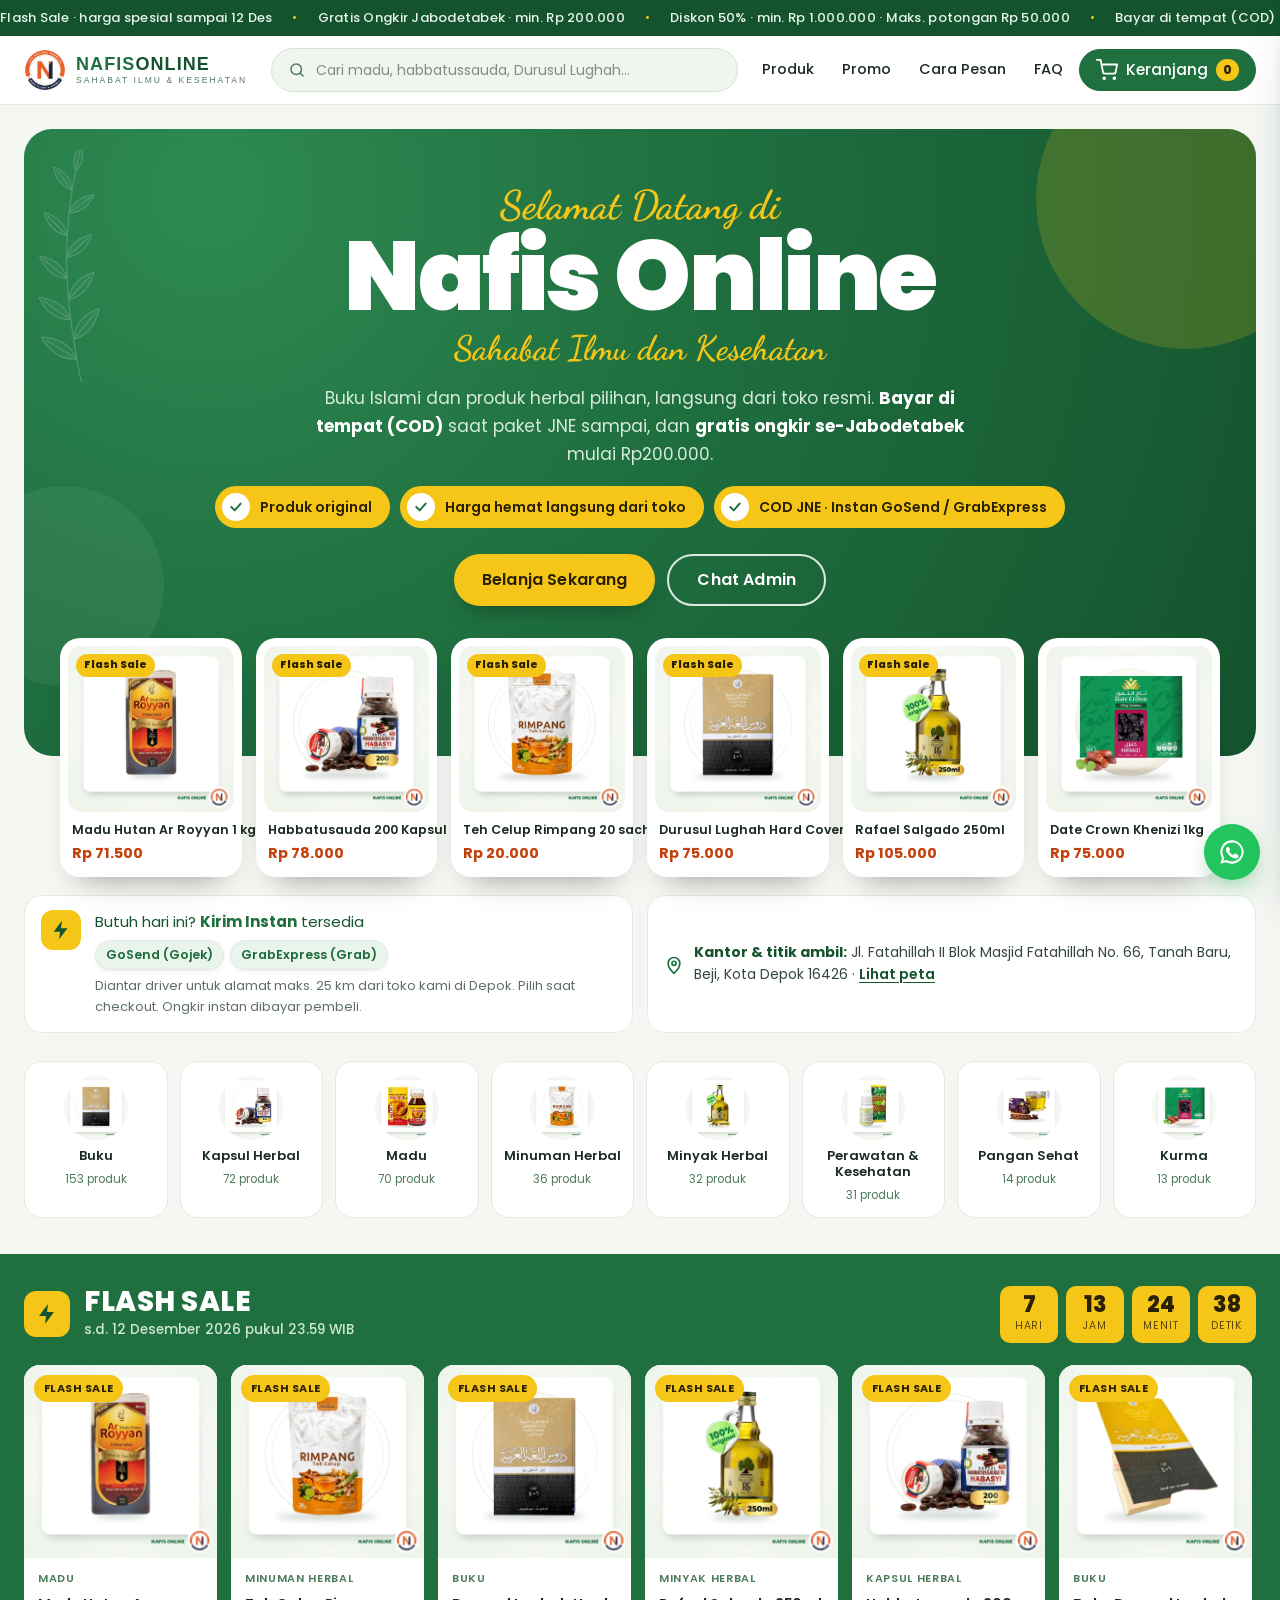
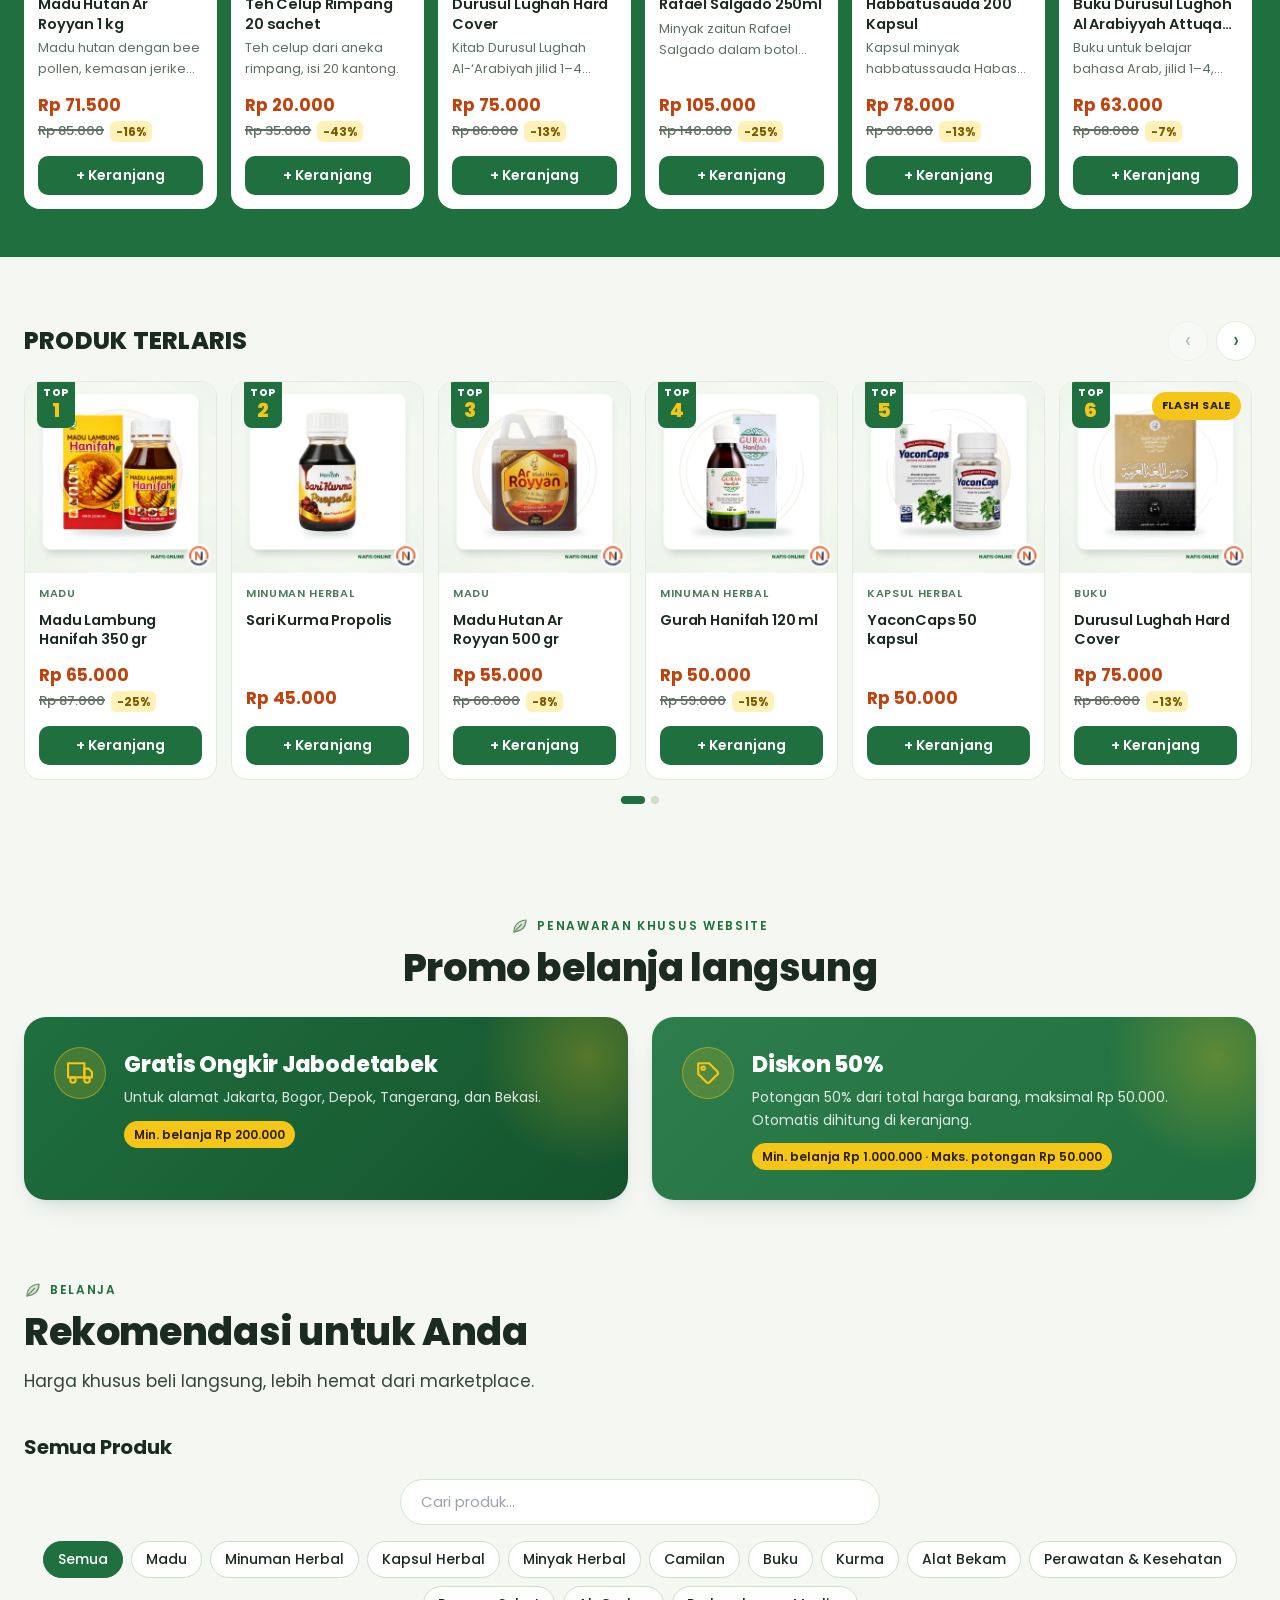
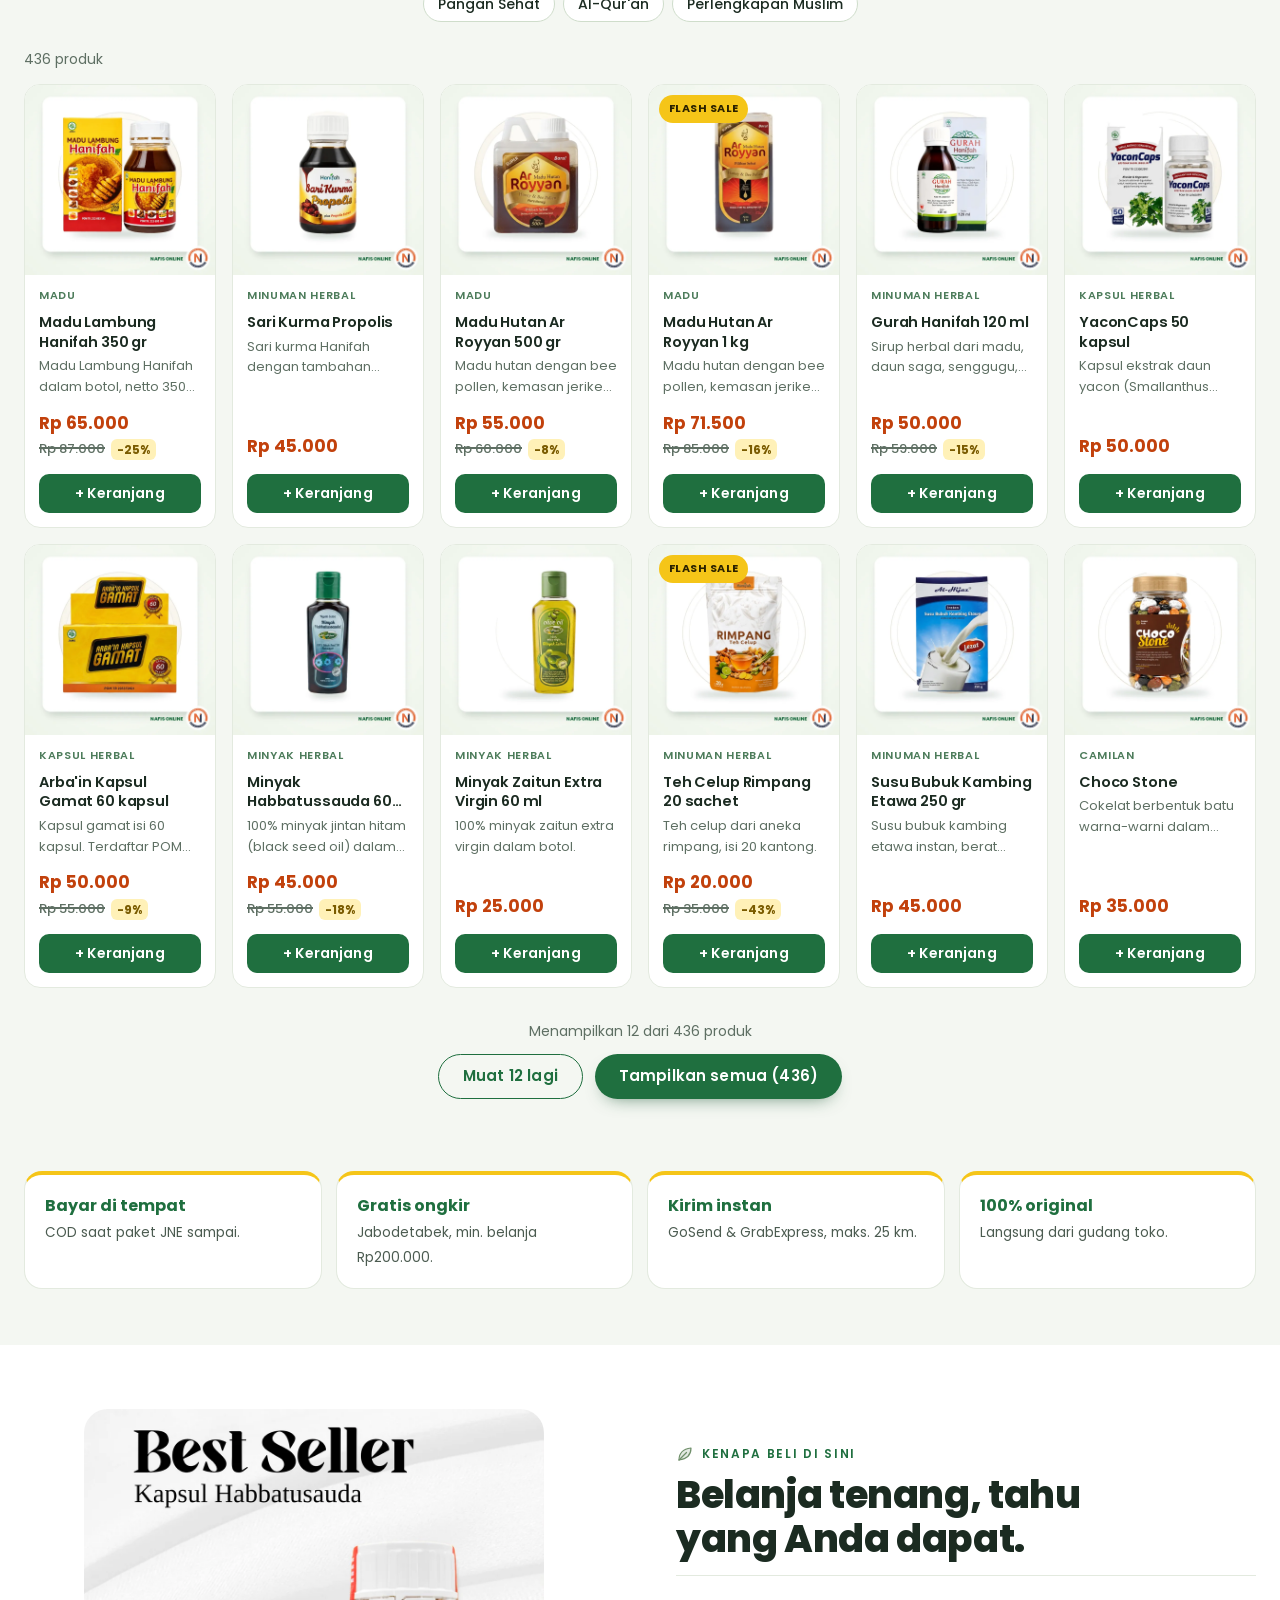
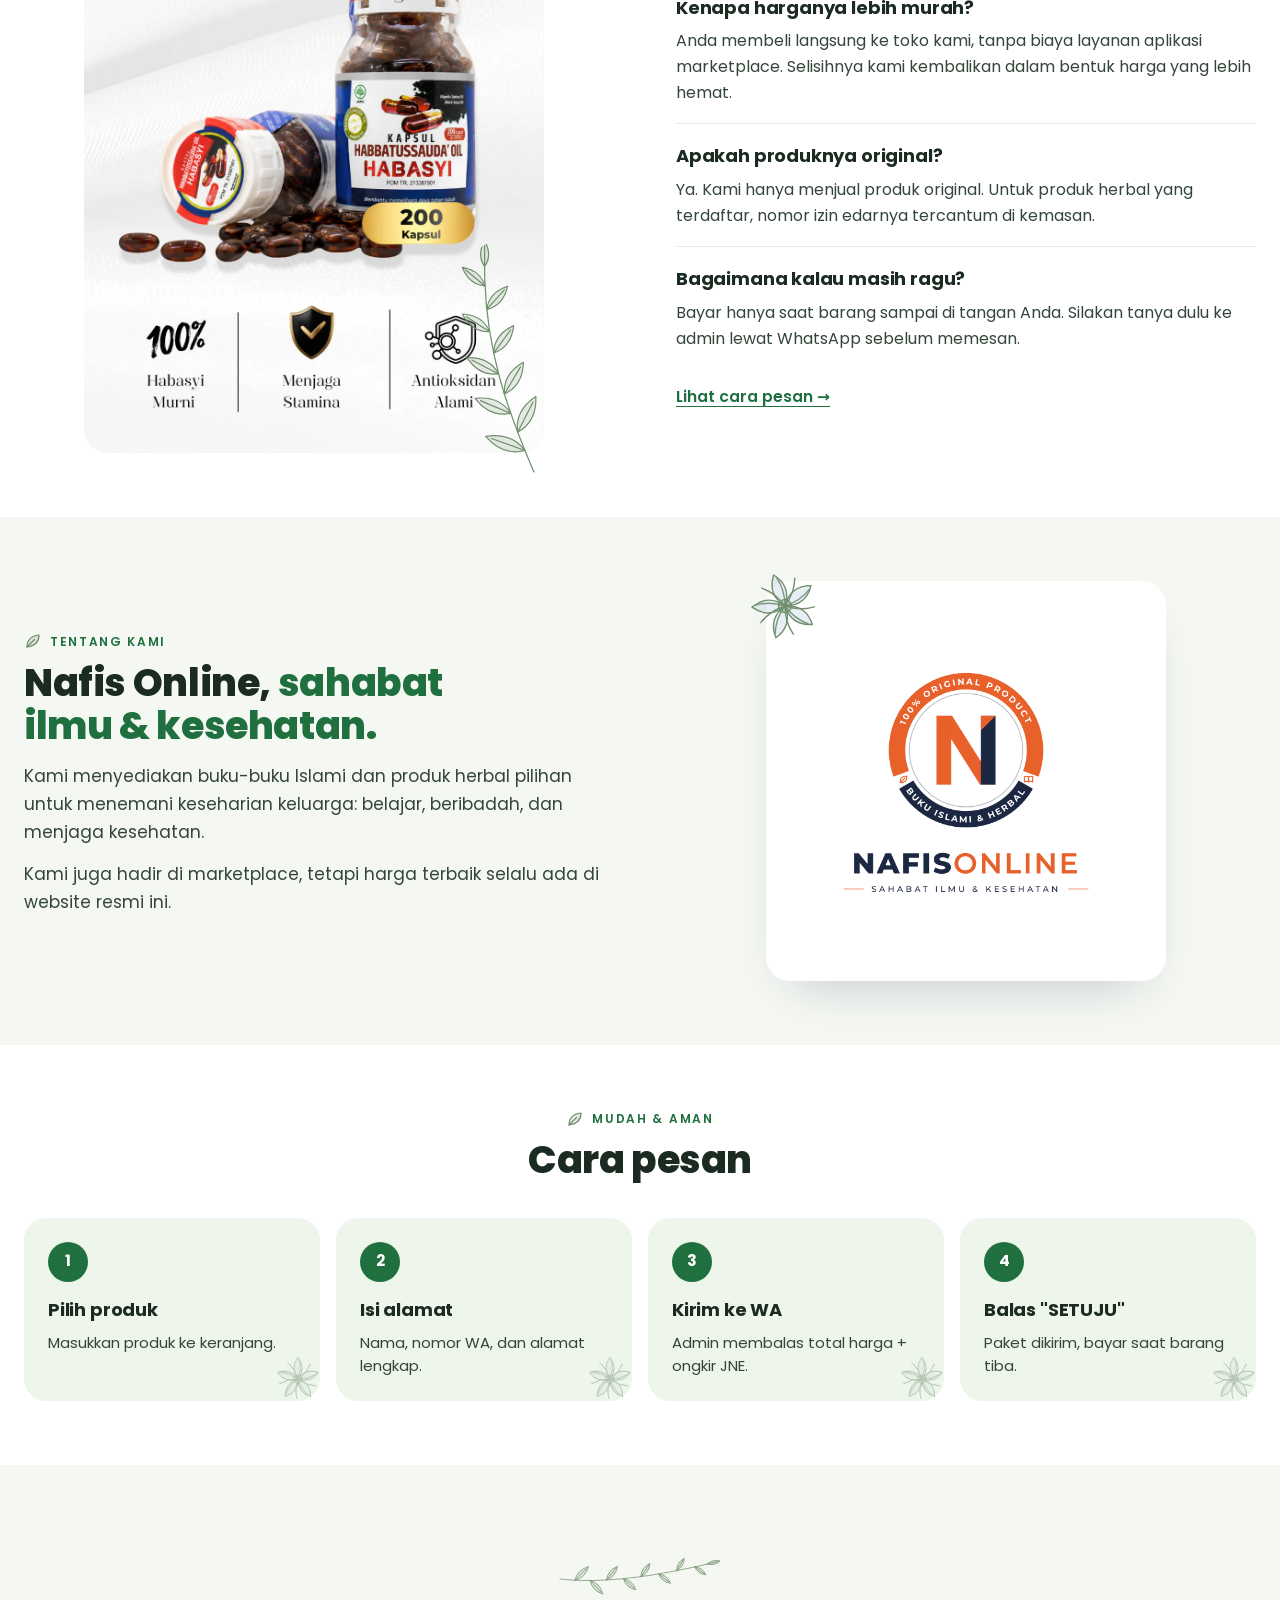
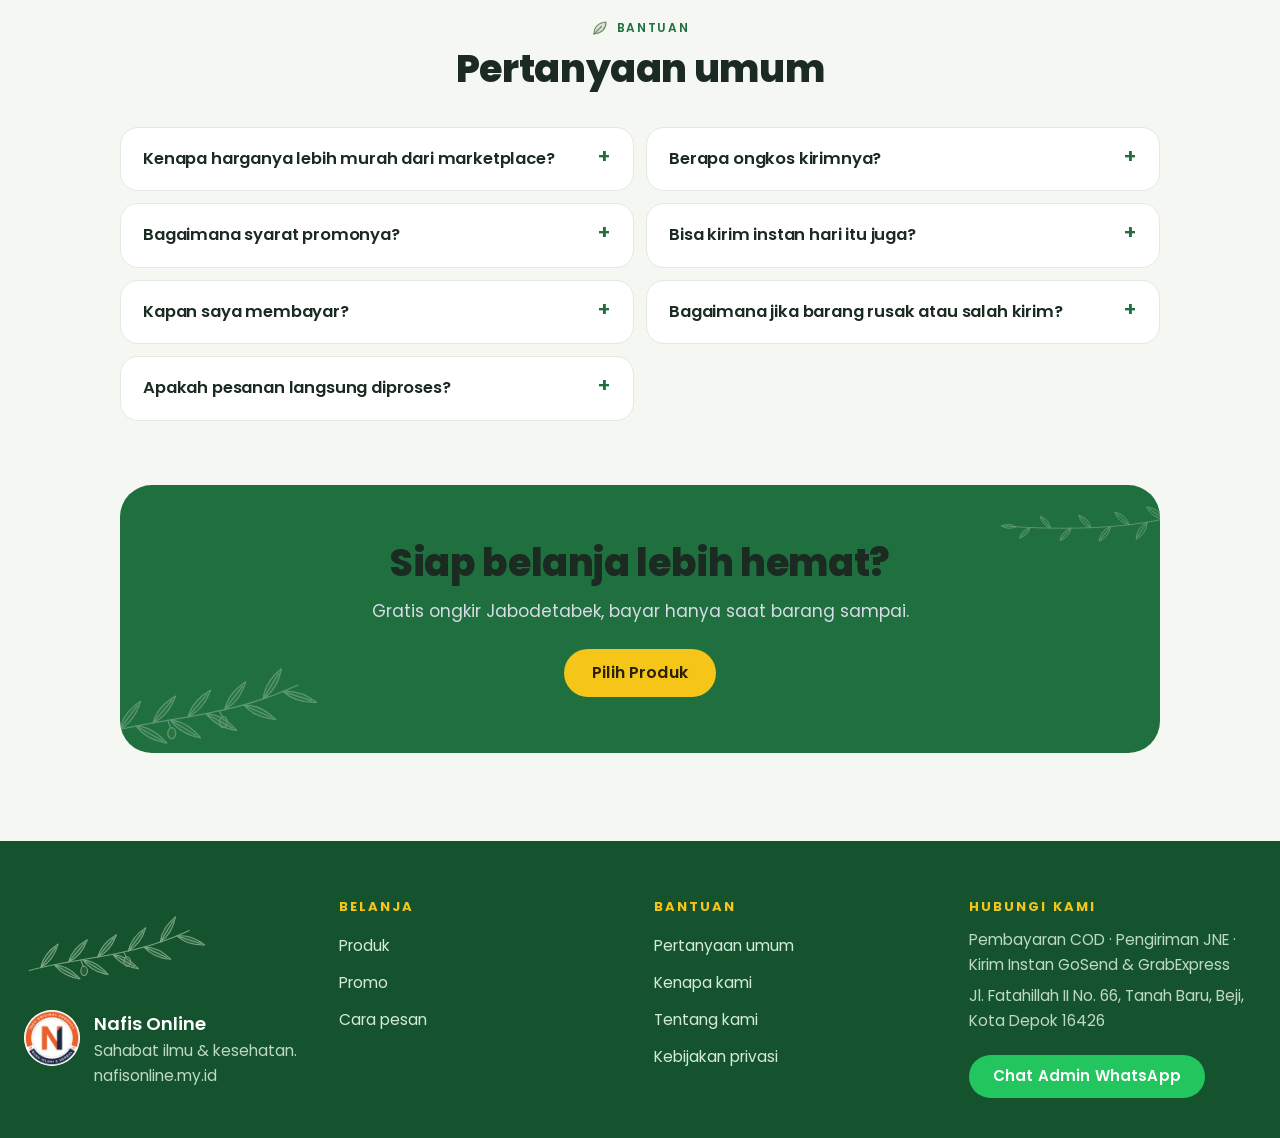
<file: index.html>
<!doctype html>
<html lang="id">
<head>
  <meta charset="utf-8">
  <meta name="viewport" content="width=device-width, initial-scale=1">
  <title>Nafis Online — Harga Lebih Hemat, Kirim Cepat, Bayar di Tempat</title>
  <meta name="description" content="Beli langsung di Nafis Online, harga lebih hemat dibanding marketplace. Dikirim cepat via JNE, bayar di tempat (COD), pesan lewat WhatsApp.">
  <link rel="icon" href="assets/img/favicon.png?v=2" type="image/png">
  <link rel="apple-touch-icon" href="assets/img/apple-touch-icon.png">
  <meta property="og:image" content="https://www.nafisonline.my.id/assets/img/logo.png">
  <link rel="preconnect" href="https://fonts.googleapis.com">
  <link href="https://fonts.googleapis.com/css2?family=Poppins:wght@400;500;600;700;800;900&family=Dancing+Script:wght@600;700&display=swap" rel="stylesheet">
  <link rel="stylesheet" href="assets/css/style.css?v=26">
  <link rel="stylesheet" href="assets/css/elegan.css?v=3">
  <link rel="stylesheet" href="assets/css/yuko.css?v=8">
  <link rel="stylesheet" href="assets/css/hijau.css?v=3">
  <script src="assets/js/config.js?v=29"></script>
</head>
<body class="t-hijau">

  <!-- BAR PROMO -->
  <div class="promo-bar hidden" id="promoBar"></div>

  <!-- HEADER -->
  <header class="header y-header">
    <div class="container header-inner">
      <a href="#" class="brand y-brand" aria-label="Nafis Online, ke atas">
        <img src="assets/img/logo-mark.png" alt="" width="42" height="42">
        <span class="y-brand-text"><span class="y-word">NAFIS<span>ONLINE</span></span><span class="y-tag">SAHABAT ILMU &amp; KESEHATAN</span></span>
      </a>
      <form class="h-search" role="search" id="hSearchForm">
        <svg width="18" height="18" viewBox="0 0 24 24" fill="none" stroke="currentColor" stroke-width="2" stroke-linecap="round" aria-hidden="true"><circle cx="11" cy="11" r="7"/><path d="m20 20-3.5-3.5"/></svg>
        <input type="search" id="hSearch" placeholder="Cari madu, habbatussauda, Durusul Lughah…" aria-label="Cari produk" autocomplete="off">
      </form>
      <nav class="y-nav" aria-label="Menu utama">
        <a href="#produk">Produk</a>
        <a href="#promo">Promo</a>
        <a href="#cara-pesan">Cara Pesan</a>
        <a href="#faq">FAQ</a>
      </nav>
      <button class="cart-btn" id="openCart" aria-label="Buka keranjang">
        <svg width="22" height="22" viewBox="0 0 24 24" fill="none" stroke="currentColor" stroke-width="2" stroke-linecap="round" stroke-linejoin="round"><circle cx="9" cy="21" r="1"/><circle cx="20" cy="21" r="1"/><path d="M1 1h4l2.7 13.4a2 2 0 0 0 2 1.6h9.7a2 2 0 0 0 2-1.6L23 6H6"/></svg>
        <span>Keranjang</span>
        <span class="badge" id="cartBadge">0</span>
      </button>
    </div>
  </header>

  <main id="isi">
  <!-- HERO: banner sambutan -->
  <section class="h-hero">
    <div class="container">
      <div class="hb">
        <span class="hb-glow hb-glow-a" aria-hidden="true"></span>
        <span class="hb-glow hb-glow-b" aria-hidden="true"></span>
        <img class="hb-leaf" src="assets/img/herbal/sprig.svg" alt="" aria-hidden="true">
        <p class="hb-script">Selamat Datang di</p>
        <h1 class="hb-title">Nafis Online</h1>
        <p class="hb-script hb-script-sub">Sahabat Ilmu dan Kesehatan</p>
        <p class="hb-lead">Buku Islami dan produk herbal pilihan, langsung dari toko resmi. <b>Bayar di tempat (COD)</b> saat paket JNE sampai, dan <b>gratis ongkir se-Jabodetabek</b> mulai Rp200.000.</p>
        <ul class="h-checks hb-checks">
          <li><span aria-hidden="true"><svg viewBox="0 0 24 24"><path d="m5 12 5 5 9-10"/></svg></span>Produk original</li>
          <li><span aria-hidden="true"><svg viewBox="0 0 24 24"><path d="m5 12 5 5 9-10"/></svg></span>Harga hemat langsung dari toko</li>
          <li><span aria-hidden="true"><svg viewBox="0 0 24 24"><path d="m5 12 5 5 9-10"/></svg></span>COD JNE · Instan GoSend / GrabExpress</li>
        </ul>
        <div class="hb-actions">
          <a href="#produk" class="btn btn-lg hb-btn-main">Belanja Sekarang</a>
          <a class="btn btn-lg hb-btn-alt" id="heroWa" target="_blank" rel="noopener">Chat Admin</a>
        </div>
      </div>
      <div class="hb-shelf" id="heroShelf" aria-label="Produk pilihan"></div>
      <div class="h-info">
        <div class="y-instant">
          <span class="y-instant-ic" aria-hidden="true"><svg viewBox="0 0 24 24"><path d="M13 2 4 14h7l-1 8 9-12h-7z"/></svg></span>
          <div class="y-instant-text">
            <p class="y-instant-title">Butuh hari ini? <b>Kirim Instan</b> tersedia</p>
            <p class="y-instant-pills"><span class="pill">GoSend (Gojek)</span><span class="pill">GrabExpress (Grab)</span></p>
            <p class="y-instant-sub">Diantar driver untuk alamat maks. 25 km dari toko kami di Depok. Pilih saat checkout. Ongkir instan dibayar pembeli.</p>
          </div>
        </div>
        <address class="y-address">
          <svg viewBox="0 0 24 24" aria-hidden="true"><path d="M12 22s7-6.1 7-12a7 7 0 0 0-14 0c0 5.9 7 12 7 12z"/><circle cx="12" cy="10" r="2.5"/></svg>
          <span><b>Kantor &amp; titik ambil:</b> Jl. Fatahillah II Blok Masjid Fatahillah No. 66, Tanah Baru, Beji, Kota Depok 16426 · <a href="https://www.google.com/maps/search/?api=1&amp;query=Jl.+Fatahillah+II+No.66+Tanah+Baru+Beji+Depok+16426" target="_blank" rel="noopener">Lihat peta</a></span>
        </address>
      </div>
    </div>
  </section>

  <!-- KATEGORI -->
  <section class="h-cats" aria-label="Kategori produk">
    <div class="container"><div class="cat-tiles" id="catTiles"></div></div>
  </section>

  <!-- FLASH SALE -->
  <section class="section y-products y-flash hidden" id="flashSale" aria-labelledby="fsTitle">
    <div class="container">
      <div class="y-flash-head">
        <div class="h-flash-title">
          <span class="h-bolt" aria-hidden="true"><svg viewBox="0 0 24 24"><path d="M13 2 4 14h7l-1 8 9-12h-7z"/></svg></span>
          <div>
            <h2 id="fsTitle">FLASH SALE</h2>
            <p class="y-sub" id="fsUntil"></p>
          </div>
        </div>
        <div class="fs-countdown" role="timer" aria-live="off" aria-label="Sisa waktu flash sale" id="fsCountdown"></div>
      </div>
      <div class="grid" id="flashGrid"></div>
    </div>
  </section>

  <!-- PRODUK TERLARIS -->
  <section class="section h-top" id="terlaris">
    <div class="container">
      <div class="featured hidden" id="featured">
        <div class="featured-head">
          <h2>PRODUK TERLARIS</h2>
          <div class="featured-nav">
            <button class="icon-btn" id="featPrev" aria-label="Sebelumnya">‹</button>
            <button class="icon-btn" id="featNext" aria-label="Berikutnya">›</button>
          </div>
        </div>
        <div class="featured-track" id="featuredTrack"></div>
        <div class="featured-dots" id="featuredDots"></div>
      </div>

    </div>
  </section>

  <!-- PROMO -->
  <section class="section y-promo" id="promo">
    <div class="container">
      <img class="y-divider" src="assets/img/herbal/sprig-h.svg" alt="" aria-hidden="true">
      <p class="y-kicker center">Penawaran khusus website</p>
      <h2 class="y-h2 center">Promo belanja langsung</h2>
      <div class="promo-grid" id="promoGrid"></div>
    </div>
  </section>

  <!-- PRODUK -->
  <section class="section y-products" id="produk">
    <div class="container">
      <div class="y-head">
        <p class="y-kicker">Belanja</p>
        <h2 class="y-h2">Rekomendasi untuk Anda</h2>
        <p class="y-sub">Harga khusus beli langsung, lebih hemat dari marketplace.</p>
      </div>

      <h3 class="sub-title">Semua Produk</h3>
      <div class="toolbar">
        <input type="search" id="search" class="input" placeholder="Cari produk…" autocomplete="off" aria-label="Cari produk">
      </div>
      <div class="chips" id="categories"></div>
      <p class="result-info" id="resultInfo"></p>
      <div class="grid" id="productGrid">
        <p class="muted center">Memuat produk…</p>
      </div>
      <div class="load-wrap hidden" id="loadWrap">
        <p class="load-info" id="loadInfo"></p>
        <div class="load-btns">
          <button class="btn btn-ghost load-more" id="loadMore">Muat 12 lagi</button>
          <button class="btn btn-primary" id="showAll">Tampilkan semua</button>
        </div>
      </div>
    </div>
  </section>

  <!-- JAMINAN -->
  <section class="h-trust-sec" aria-label="Keunggulan belanja">
    <div class="container h-trust">
      <div><b>Bayar di tempat</b><span>COD saat paket JNE sampai.</span></div>
      <div><b>Gratis ongkir</b><span>Jabodetabek, min. belanja Rp200.000.</span></div>
      <div><b>Kirim instan</b><span>GoSend &amp; GrabExpress, maks. 25 km.</span></div>
      <div><b>100% original</b><span>Langsung dari gudang toko.</span></div>
    </div>
  </section>

  <!-- KENAPA KAMI -->
  <section class="section y-why" id="kenapa">
    <div class="container y-split">
      <div class="y-photo-wrap"><figure class="y-photo"><img src="assets/img/hero/slide-best-seller-habasyi.webp" alt="Kapsul Habbatussauda Habasyi isi 200 kapsul" width="1000" height="1400" loading="lazy"></figure><img class="y-deco" src="assets/img/herbal/sprig.svg" alt="" aria-hidden="true"></div>
      <div>
        <p class="y-kicker">Kenapa beli di sini</p>
        <h2 class="y-h2">Belanja tenang, tahu yang Anda dapat.</h2>
        <div class="y-qa">
          <h3>Kenapa harganya lebih murah?</h3>
          <p>Anda membeli langsung ke toko kami, tanpa biaya layanan aplikasi marketplace. Selisihnya kami kembalikan dalam bentuk harga yang lebih hemat.</p>
        </div>
        <div class="y-qa">
          <h3>Apakah produknya original?</h3>
          <p>Ya. Kami hanya menjual produk original. Untuk produk herbal yang terdaftar, nomor izin edarnya tercantum di kemasan.</p>
        </div>
        <div class="y-qa">
          <h3>Bagaimana kalau masih ragu?</h3>
          <p>Bayar hanya saat barang sampai di tangan Anda. Silakan tanya dulu ke admin lewat WhatsApp sebelum memesan.</p>
        </div>
        <a href="#cara-pesan" class="y-link">Lihat cara pesan →</a>
      </div>
    </div>
  </section>

  <!-- TENTANG -->
  <section class="section y-about" id="tentang">
    <div class="container y-split y-split-rev">
      <div>
        <p class="y-kicker">Tentang kami</p>
        <h2 class="y-h2">Nafis Online, <em>sahabat ilmu &amp; kesehatan.</em></h2>
        <p class="y-body">Kami menyediakan buku-buku Islami dan produk herbal pilihan untuk menemani keseharian keluarga: belajar, beribadah, dan menjaga kesehatan.</p>
        <p class="y-body">Kami juga hadir di marketplace, tetapi harga terbaik selalu ada di website resmi ini.</p>
      </div>
      <figure class="y-logo-panel"><img class="y-deco" src="assets/img/herbal/nigella.svg" alt="" aria-hidden="true"><img src="assets/img/logo.png" alt="Logo Nafis Online" width="1200" height="1200" loading="lazy"></figure>
    </div>
  </section>

  <!-- CARA PESAN -->
  <section class="section y-steps" id="cara-pesan">
    <div class="container">
      <div class="y-head center">
        <p class="y-kicker">Mudah &amp; aman</p>
        <h2 class="y-h2">Cara pesan</h2>
      </div>
      <ol class="y-step-list">
        <li><b>1</b><h3>Pilih produk</h3><p>Masukkan produk ke keranjang.</p></li>
        <li><b>2</b><h3>Isi alamat</h3><p>Nama, nomor WA, dan alamat lengkap.</p></li>
        <li><b>3</b><h3>Kirim ke WA</h3><p>Admin membalas total harga + ongkir JNE.</p></li>
        <li><b>4</b><h3>Balas "SETUJU"</h3><p>Paket dikirim, bayar saat barang tiba.</p></li>
      </ol>
    </div>
  </section>

  <!-- FAQ -->
  <section class="section y-faq" id="faq">
    <div class="container">
      <div class="y-head center">
        <img class="y-divider" src="assets/img/herbal/sprig-h.svg" alt="" aria-hidden="true">
        <p class="y-kicker">Bantuan</p>
        <h2 class="y-h2">Pertanyaan umum</h2>
      </div>
      <div class="y-faq-grid">
        <details class="faq"><summary>Kenapa harganya lebih murah dari marketplace?</summary><p>Karena Anda membeli langsung ke toko kami, tanpa biaya layanan aplikasi marketplace. Selisih itu kami kembalikan ke Anda dalam bentuk harga yang lebih hemat.</p></details>
        <details class="faq"><summary>Berapa ongkos kirimnya?</summary><p>Ongkir JNE dihitung admin sesuai alamat Anda, lalu dikirim lewat WhatsApp bersama total pembayaran sebelum paket dikirim.</p></details>
        <details class="faq"><summary>Bagaimana syarat promonya?</summary><p>Gratis ongkir berlaku untuk alamat Jakarta, Bogor, Depok, Tangerang, dan Bekasi dengan belanja minimal Rp200.000. Diskon 50% berlaku untuk belanja minimal Rp1.000.000, dihitung dari total harga barang dengan potongan maksimal Rp50.000. Kedua promo bisa didapat bersamaan.</p></details>
        <details class="faq"><summary>Bisa kirim instan hari itu juga?</summary><p>Bisa, untuk area sekitar Depok dan sekitarnya lewat GoSend atau GrabExpress. Pilih "Kirim Instan" saat checkout dan tandai lokasi Anda di peta. Admin akan mengirim ongkir instan dan cara pembayarannya lewat WhatsApp sebelum driver dipesan.</p></details>
        <details class="faq"><summary>Kapan saya membayar?</summary><p>Saat paket tiba. Pembayaran (harga barang + ongkir) diserahkan langsung ke kurir JNE.</p></details>
        <details class="faq"><summary>Bagaimana jika barang rusak atau salah kirim?</summary><p>Silakan hubungi admin via WhatsApp untuk konsultasi penukaran atau pengembalian.</p></details>
        <details class="faq"><summary>Apakah pesanan langsung diproses?</summary><p>Pesanan diproses setelah Anda membalas "SETUJU" atas rincian total yang dikirim admin.</p></details>
      </div>
    </div>
  </section>

  <!-- AJAKAN -->
  <section class="y-cta">
    <div class="container y-cta-box">
      <img class="y-deco y-deco-l" src="assets/img/herbal/olive.svg" alt="" aria-hidden="true">
      <img class="y-deco y-deco-r" src="assets/img/herbal/sprig-h.svg" alt="" aria-hidden="true">
      <h2 class="y-h2">Siap belanja lebih hemat?</h2>
      <p>Gratis ongkir Jabodetabek, bayar hanya saat barang sampai.</p>
      <a href="#produk" class="btn btn-primary btn-lg">Pilih Produk</a>
    </div>
  </section>
  </main>

  <footer class="footer y-footer">
    <div class="container y-foot-grid">
      <div class="y-foot-brand-wrap"><img class="y-foot-olive" src="assets/img/herbal/olive.svg" alt="" aria-hidden="true"><div class="y-foot-brand">
        <img src="assets/img/logo-mark.png" alt="" width="56" height="56" loading="lazy">
        <p><b data-store-name>Nafis Online</b><br>Sahabat ilmu &amp; kesehatan.<br>nafisonline.my.id</p>
      </div></div>
      <div>
        <h3>Belanja</h3>
        <a href="#produk">Produk</a>
        <a href="#promo">Promo</a>
        <a href="#cara-pesan">Cara pesan</a>
      </div>
      <div>
        <h3>Bantuan</h3>
        <a href="#faq">Pertanyaan umum</a>
        <a href="#kenapa">Kenapa kami</a>
        <a href="#tentang">Tentang kami</a>
        <a href="kebijakan-privasi.html">Kebijakan privasi</a>
      </div>
      <div>
        <h3>Hubungi kami</h3>
        <p class="muted">Pembayaran COD · Pengiriman JNE · Kirim Instan GoSend &amp; GrabExpress</p>
        <p class="muted">Jl. Fatahillah II No. 66, Tanah Baru, Beji, Kota Depok 16426</p>
        <a class="btn btn-wa" id="footerWa" target="_blank" rel="noopener">Chat Admin WhatsApp</a>
      </div>
    </div>
  </footer>

  <!-- TOMBOL WA MENGAMBANG -->
  <a class="wa-float" id="floatWa" target="_blank" rel="noopener" aria-label="Chat WhatsApp">
    <svg width="28" height="28" viewBox="0 0 24 24" fill="#fff"><path d="M12 2a10 10 0 0 0-8.6 15.1L2 22l5-1.3A10 10 0 1 0 12 2zm0 18.2a8.2 8.2 0 0 1-4.2-1.2l-.3-.2-3 .8.8-2.9-.2-.3A8.2 8.2 0 1 1 12 20.2zm4.5-6.1c-.2-.1-1.5-.7-1.7-.8-.2-.1-.4-.1-.6.1l-.8 1c-.1.2-.3.2-.5.1a6.7 6.7 0 0 1-3.3-2.9c-.3-.4.2-.4.7-1.3.1-.2 0-.3 0-.4l-.8-1.8c-.2-.5-.4-.4-.6-.4h-.5a1 1 0 0 0-.7.3 3 3 0 0 0-.9 2.2 5.2 5.2 0 0 0 1.1 2.7 11.8 11.8 0 0 0 4.5 4c1.7.7 2.3.8 3.2.6.5-.1 1.5-.6 1.7-1.2.2-.6.2-1.1.2-1.2-.1-.1-.3-.2-.5-.3z"/></svg>
  </a>

  <!-- KERANJANG (DRAWER) -->
  <div class="overlay" id="overlay"></div>
  <aside class="drawer" id="drawer" aria-hidden="true">
    <div class="drawer-head">
      <h2 id="drawerTitle">Keranjang</h2>
      <button class="icon-btn" id="closeCart" aria-label="Tutup">✕</button>
    </div>

    <!-- Langkah 1: daftar item -->
    <div class="drawer-body" id="stepCart">
      <div id="cartItems"></div>
      <div class="cart-summary">
        <p class="promo-hint hidden" id="promoHint"></p>
        <div class="promo-progress hidden" id="promoProgress"><span></span></div>
        <div class="row"><span>Subtotal</span><span id="cartSubtotal">Rp 0</span></div>
        <div class="row discount hidden" id="cartDiscountRow"><span id="cartDiscountLabel">Diskon</span><span id="cartDiscount">−Rp 0</span></div>
        <div class="row muted"><span>Ongkir JNE</span><span id="cartShip">Dikonfirmasi admin</span></div>
        <div class="row total"><span>Total barang</span><b id="cartTotal">Rp 0</b></div>
        <button class="btn btn-primary btn-block" id="toCheckout">Lanjut Isi Alamat</button>
      </div>
    </div>

    <!-- Langkah 2: form alamat -->
    <form class="drawer-body hidden" id="stepCheckout" novalidate>
      <p class="saved-buyer hidden" id="savedBuyer"></p>
      <div class="two">
        <label>Nama *<input class="input" name="nama" autocomplete="name" required></label>
        <label>No. WhatsApp *<input class="input" name="wa" type="tel" inputmode="tel" autocomplete="tel" placeholder="08xxxxxxxxxx" required></label>
      </div>
      <div class="area-field">
        <label for="areaInput">Kelurahan / Kecamatan *</label>
        <input class="input" id="areaInput" name="area" autocomplete="off" spellcheck="false" placeholder="Ketik, mis. Tanah Baru atau Beji" role="combobox" aria-autocomplete="list" aria-expanded="false" aria-controls="areaList" required>
        <ul class="area-list hidden" id="areaList" role="listbox"></ul>
        <p class="area-picked hidden" id="areaPicked"></p>
        <input type="hidden" name="kelurahan"><input type="hidden" name="kecamatan"><input type="hidden" name="kota"><input type="hidden" name="kodepos">
      </div>
      <label>Alamat *<textarea class="input" name="alamat" rows="2" autocomplete="street-address" placeholder="Nama jalan, nomor rumah, RT/RW, patokan" required></textarea></label>
      <fieldset class="ship-method hidden" id="shipMethod">
        <legend>Metode Pengiriman *</legend>
        <label class="ship-opt"><input type="radio" name="kirim" value="jne" checked><span><b>JNE Reguler</b><small>Bayar di tempat (COD) · seluruh Indonesia</small></span></label>
        <label class="ship-opt"><input type="radio" name="kirim" value="instan"><span><b id="instantTitle">Kirim Instan</b><small id="instantSub">GoSend / GrabExpress · langsung diantar driver</small></span></label>
      </fieldset>
      <div class="instant-box hidden" id="instantBox">
        <p class="instant-help">Tandai lokasi pengiriman: ketuk peta atau geser pin ke rumah Anda.</p>
        <button type="button" class="btn btn-ghost btn-block" id="useMyLoc">Gunakan lokasi saya sekarang</button>
        <div class="instant-map" id="instantMap" aria-label="Peta untuk memilih lokasi pengiriman"></div>
        <p class="ship-status" id="instantStatus" aria-live="polite">Belum ada titik lokasi.</p>
        <div class="rate-list hidden" id="rateList" role="radiogroup" aria-label="Pilih kurir instan"></div>
      </div>
      <p class="ship-status hidden" id="shipStatus"></p>
      <details class="note-toggle"><summary>+ Tambah catatan (opsional)</summary><textarea class="input" name="catatan" rows="2" aria-label="Catatan untuk admin"></textarea></details>
      <label class="remember"><input type="checkbox" id="rememberMe" checked> Simpan data saya di HP ini untuk belanja berikutnya</label>
      <p class="note" id="checkoutNote">Pembayaran <b>COD</b>. Admin akan membalas rincian total (barang + ongkir JNE). Pesanan diproses setelah Anda membalas <b>SETUJU</b>.</p>
      <p class="error hidden" id="formError"></p>
      <button type="submit" class="btn btn-wa btn-block">Kirim Pesanan ke WhatsApp</button>
      <button type="button" class="btn btn-ghost btn-block" id="backToCart">← Kembali ke Keranjang</button>
    </form>

    <!-- Langkah 3: terima kasih -->
    <div class="drawer-body hidden center" id="stepDone">
      <div class="done-icon">✓</div>
      <h3>Pesanan terkirim ke WhatsApp</h3>
      <p class="muted">Jika WhatsApp tidak terbuka otomatis, tekan tombol di bawah.</p>
      <a class="btn btn-wa btn-block" id="retryWa" target="_blank" rel="noopener">Buka WhatsApp</a>
      <button class="btn btn-ghost btn-block" id="doneClose">Tutup</button>
    </div>
  </aside>

  <!-- POP-UP DETAIL PRODUK -->
  <div class="pm" id="pm" aria-hidden="true">
    <div class="pm-backdrop" data-pm-close></div>
    <div class="pm-panel" role="dialog" aria-modal="true" aria-labelledby="pmName">
      <button class="pm-close" id="pmClose" data-pm-close aria-label="Tutup">✕</button>
      <div class="pm-media" id="pmMedia">
        <span class="ph" id="pmPh"></span>
        <img id="pmImg" alt="">
        <span class="pm-hint" id="pmHint">Ketuk foto untuk memperbesar</span>
      </div>
      <div class="pm-info">
        <span class="card-cat" id="pmCat"></span>
        <h2 class="pm-name" id="pmName"></h2>
        <div id="pmPrice"></div>
        <p class="pm-desc" id="pmDesc"></p>
        <div class="card-action pm-action" id="pmAction"></div>
        <button type="button" class="btn btn-buy btn-block" id="pmBuy">Beli Sekarang</button>
        <a class="pm-ask" id="pmAsk" target="_blank" rel="noopener">Tanya produk ini via WhatsApp</a>
      </div>
    </div>
  </div>

  <div class="toast" id="toast"></div>

  <script src="assets/js/app.js?v=35"></script>
  </body>
</html>
</file>
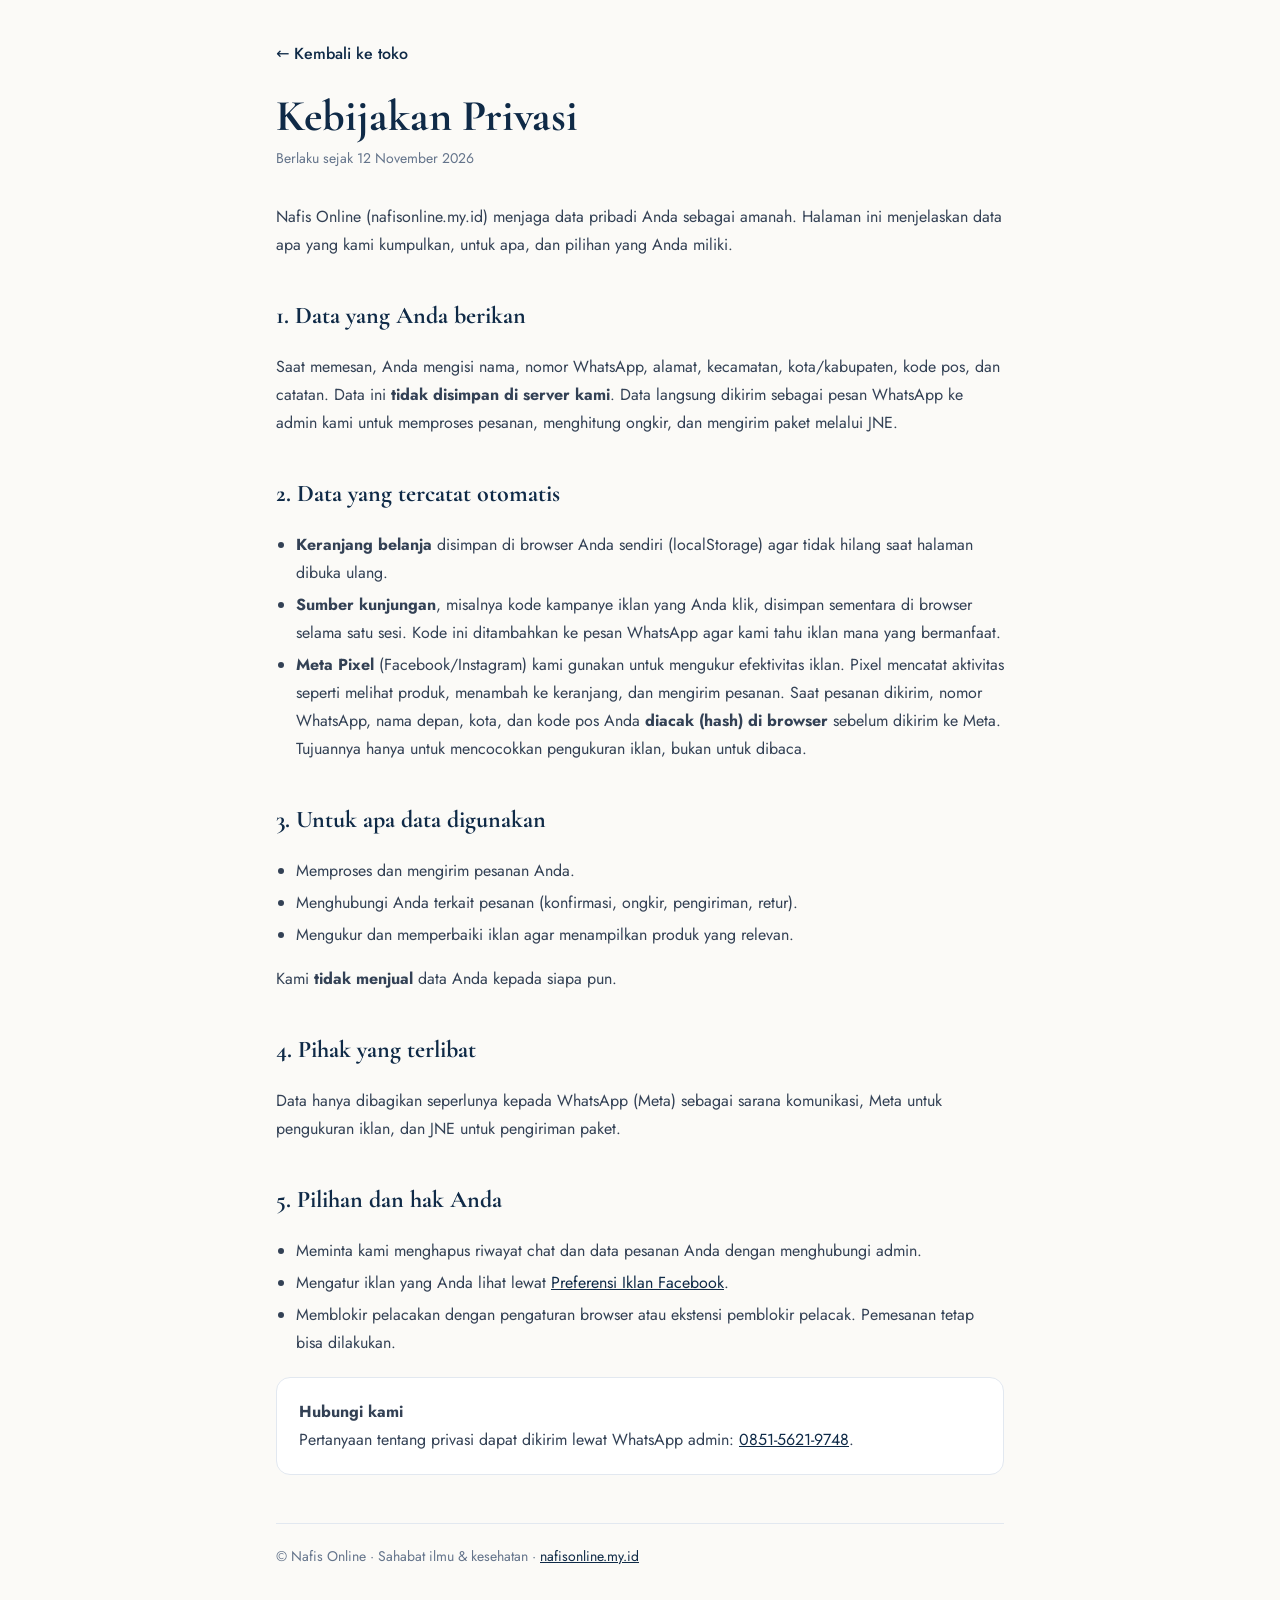
<file: kebijakan-privasi.html>
<!doctype html>
<html lang="id">
<head>
  <meta charset="utf-8">
  <meta name="viewport" content="width=device-width, initial-scale=1">
  <title>Kebijakan Privasi — Nafis Online</title>
  <meta name="description" content="Kebijakan privasi Nafis Online: data apa yang kami kumpulkan, untuk apa, dan hak Anda.">
  <meta name="robots" content="index,follow">
  <link rel="icon" href="assets/img/favicon.png?v=2" type="image/png">
  <link rel="preconnect" href="https://fonts.googleapis.com">
  <link href="https://fonts.googleapis.com/css2?family=Cormorant+Garamond:wght@600;700&family=Jost:wght@400;500;600&display=swap" rel="stylesheet">
  <style>
    :root{--ink:#0F2A47;--text:#334155;--muted:#64748b;--line:#e2e8f0;--bg:#fbfaf7;--card:#fff;--accent:#0F2A47}
    @media (prefers-color-scheme:dark){:root{--ink:#e8eef6;--text:#cbd5e1;--muted:#94a3b8;--line:#243244;--bg:#0b1522;--card:#101d2e;--accent:#9cc3ec}}
    *{box-sizing:border-box}
    body{margin:0;font-family:"Jost",system-ui,sans-serif;font-size:16px;line-height:1.75;color:var(--text);background:var(--bg)}
    .wrap{max-width:760px;margin:0 auto;padding:40px 16px 64px}
    a{color:var(--accent)}
    .back{display:inline-block;margin-bottom:24px;font-weight:500;text-decoration:none}
    h1{font-family:"Cormorant Garamond",serif;font-size:clamp(32px,6vw,44px);line-height:1.1;color:var(--ink);margin:0 0 6px}
    .updated{color:var(--muted);font-size:14px;margin:0 0 32px}
    h2{font-family:"Cormorant Garamond",serif;font-size:24px;color:var(--ink);margin:36px 0 8px}
    .card{background:var(--card);border:1px solid var(--line);border-radius:14px;padding:20px 22px;margin:20px 0}
    ul{padding-left:20px} li{margin:4px 0}
    footer{margin-top:48px;padding-top:20px;border-top:1px solid var(--line);color:var(--muted);font-size:14px}
  </style>
</head>
<body>
  <main class="wrap">
    <a class="back" href="./">← Kembali ke toko</a>
    <h1>Kebijakan Privasi</h1>
    <p class="updated">Berlaku sejak 12 November 2026</p>

    <p>Nafis Online (nafisonline.my.id) menjaga data pribadi Anda sebagai amanah. Halaman ini menjelaskan data apa yang kami kumpulkan, untuk apa, dan pilihan yang Anda miliki.</p>

    <h2>1. Data yang Anda berikan</h2>
    <p>Saat memesan, Anda mengisi nama, nomor WhatsApp, alamat, kecamatan, kota/kabupaten, kode pos, dan catatan. Data ini <b>tidak disimpan di server kami</b>. Data langsung dikirim sebagai pesan WhatsApp ke admin kami untuk memproses pesanan, menghitung ongkir, dan mengirim paket melalui JNE.</p>

    <h2>2. Data yang tercatat otomatis</h2>
    <ul>
      <li><b>Keranjang belanja</b> disimpan di browser Anda sendiri (localStorage) agar tidak hilang saat halaman dibuka ulang.</li>
      <li><b>Sumber kunjungan</b>, misalnya kode kampanye iklan yang Anda klik, disimpan sementara di browser selama satu sesi. Kode ini ditambahkan ke pesan WhatsApp agar kami tahu iklan mana yang bermanfaat.</li>
      <li><b>Meta Pixel</b> (Facebook/Instagram) kami gunakan untuk mengukur efektivitas iklan. Pixel mencatat aktivitas seperti melihat produk, menambah ke keranjang, dan mengirim pesanan. Saat pesanan dikirim, nomor WhatsApp, nama depan, kota, dan kode pos Anda <b>diacak (hash) di browser</b> sebelum dikirim ke Meta. Tujuannya hanya untuk mencocokkan pengukuran iklan, bukan untuk dibaca.</li>
    </ul>

    <h2>3. Untuk apa data digunakan</h2>
    <ul>
      <li>Memproses dan mengirim pesanan Anda.</li>
      <li>Menghubungi Anda terkait pesanan (konfirmasi, ongkir, pengiriman, retur).</li>
      <li>Mengukur dan memperbaiki iklan agar menampilkan produk yang relevan.</li>
    </ul>
    <p>Kami <b>tidak menjual</b> data Anda kepada siapa pun.</p>

    <h2>4. Pihak yang terlibat</h2>
    <p>Data hanya dibagikan seperlunya kepada WhatsApp (Meta) sebagai sarana komunikasi, Meta untuk pengukuran iklan, dan JNE untuk pengiriman paket.</p>

    <h2>5. Pilihan dan hak Anda</h2>
    <ul>
      <li>Meminta kami menghapus riwayat chat dan data pesanan Anda dengan menghubungi admin.</li>
      <li>Mengatur iklan yang Anda lihat lewat <a href="https://www.facebook.com/adpreferences" target="_blank" rel="noopener">Preferensi Iklan Facebook</a>.</li>
      <li>Memblokir pelacakan dengan pengaturan browser atau ekstensi pemblokir pelacak. Pemesanan tetap bisa dilakukan.</li>
    </ul>

    <div class="card">
      <b>Hubungi kami</b><br>
      Pertanyaan tentang privasi dapat dikirim lewat WhatsApp admin:
      <a href="https://wa.me/6285156219748" target="_blank" rel="noopener">0851-5621-9748</a>.
    </div>

    <footer>© Nafis Online · Sahabat ilmu &amp; kesehatan · <a href="./">nafisonline.my.id</a></footer>
  </main>
</body>
</html>
</file>
<file: assets/css/style.css>
/* =========================================================
   Tema Hanifah Store — gaya TailGrids v3
   Warna, radius, bayangan, dan font mengikuti token TailGrids
   ========================================================= */
:root{
  /* Primer */
  --brand:#3758F9;
  --brand-dark:#1B44C8;
  --brand-soft:#EEF2FF;
  --ring:0 0 0 3px rgba(55,88,249,.20);
  /* Semantik */
  --wa:#22C55E;
  --wa-dark:#16A34A;
  --danger:#DC2626;
  /* Netral */
  --display:#090E34;
  --ink:#111827;
  --text:#374151;
  --muted:#6B7280;
  --line:#E5E7EB;
  --line-strong:#D1D5DB;
  --bg:#FFFFFF;
  --bg-alt:#F9FAFB;
  --bg-sub:#F3F4F6;
  /* Bentuk */
  --radius:8px;
  --radius-lg:12px;
  --shadow-sm:0 1px 2px rgba(9,14,52,.05),0 1px 3px rgba(9,14,52,.08);
  --shadow-md:0 4px 6px -1px rgba(9,14,52,.08),0 2px 4px -2px rgba(9,14,52,.06);
  --shadow-lg:0 10px 15px -3px rgba(9,14,52,.08),0 4px 6px -4px rgba(9,14,52,.05);
  --shadow:var(--shadow-lg);
}
*{box-sizing:border-box;margin:0;padding:0}
html{scroll-behavior:smooth}
body{font-family:"Inter",system-ui,-apple-system,sans-serif;font-size:15px;color:var(--text);background:var(--bg);line-height:1.6;-webkit-font-smoothing:antialiased}
h1,h2,h3{color:var(--display)}
img{max-width:100%;display:block}
a{color:inherit;text-decoration:none}
button{font:inherit;cursor:pointer;border:0;background:none;color:inherit}
.container{width:100%;max-width:1280px;margin:0 auto;padding:0 16px}
@media (min-width:768px){.container{padding:0 24px}}
.narrow{max-width:768px}
.center{text-align:center}
.muted{color:var(--muted)}
.hidden{display:none!important}

/* Tombol */
.btn{display:inline-flex;align-items:center;justify-content:center;gap:8px;padding:10px 24px;border-radius:var(--radius);font-weight:500;font-size:15px;line-height:1.5;transition:background .15s,border-color .15s,color .15s,box-shadow .15s}
.btn:focus-visible{outline:none;box-shadow:var(--ring)}
.btn-primary{background:var(--brand);color:#fff}
.btn-primary:hover{background:var(--brand-dark)}
.btn-wa{background:var(--wa);color:#fff}
.btn-wa:hover{background:var(--wa-dark)}
.btn-ghost{color:var(--text)}
.btn-ghost:hover{background:var(--bg-sub)}
.btn-lg{padding:12px 28px;font-size:16px}
.btn-block{width:100%;margin-top:10px}
.btn:disabled{opacity:.5;cursor:not-allowed}
.icon-btn{width:36px;height:36px;border-radius:var(--radius);display:grid;place-items:center;font-size:1rem;color:var(--muted)}
.icon-btn:hover{background:var(--bg-sub);color:var(--ink)}

/* Header */
.header{position:sticky;top:0;z-index:30;background:rgba(255,255,255,.9);backdrop-filter:blur(8px);border-bottom:1px solid var(--line)}
.header-inner{display:flex;align-items:center;justify-content:space-between;height:68px}
.brand{display:flex;align-items:center;gap:10px;font-weight:700;font-size:18px;color:var(--display)}
.brand-logo{height:36px;width:auto;max-width:140px;object-fit:contain;border-radius:var(--radius)}
.cart-btn{position:relative;display:flex;align-items:center;gap:8px;padding:8px 16px;border:1.5px solid var(--line);border-radius:var(--radius);font-weight:500;color:var(--ink);transition:.15s}
.cart-btn:hover{border-color:var(--brand);color:var(--brand);background:var(--brand-soft)}
.badge{min-width:22px;height:22px;padding:0 7px;border-radius:9999px;background:var(--brand);color:#fff;font-size:12px;font-weight:600;display:grid;place-items:center}

/* Hero */
.hero{position:relative;overflow:hidden;background:linear-gradient(180deg,var(--brand-soft),#fff 75%);padding:96px 0 88px;min-height:460px;display:flex;align-items:center}
.hero-bg{position:absolute;inset:0;z-index:0;opacity:0;transition:opacity .8s}
.hero-bg.is-ready{opacity:1}
.hero-inner{position:relative;z-index:1;text-align:center}
.hero-eyebrow{display:inline-flex;align-items:center;gap:6px;background:#fff;color:var(--brand);border:1px solid #C7D2FE;padding:4px 12px;border-radius:9999px;font-size:13px;font-weight:500;margin-bottom:20px}
.hero h1{font-size:clamp(32px,5.2vw,56px);line-height:1.12;font-weight:700;letter-spacing:-.02em;color:var(--display)}
.hero h1 span{color:var(--brand)}
.hero p{margin:18px auto 26px;max-width:560px;color:var(--muted);font-size:17px}
.hero-badges{display:flex;flex-wrap:wrap;justify-content:center;gap:8px;margin-bottom:32px}
.pill{background:#fff;border:1px solid var(--line);color:var(--text);padding:4px 12px;border-radius:9999px;font-size:13px;font-weight:500;box-shadow:var(--shadow-sm)}

/* Section */
.section{padding:88px 0}
.section-alt{background:var(--bg-alt);border-top:1px solid var(--line);border-bottom:1px solid var(--line)}
.section-title{font-size:clamp(26px,3.5vw,36px);font-weight:700;letter-spacing:-.01em;text-align:center;margin-bottom:40px}

/* Cara pesan */
.steps{display:grid;grid-template-columns:repeat(auto-fit,minmax(220px,1fr));gap:24px}
.step{background:#fff;border:1px solid var(--line);border-radius:var(--radius-lg);padding:24px;box-shadow:var(--shadow-sm);transition:box-shadow .15s}
.step:hover{box-shadow:var(--shadow-md)}
.step b{display:grid;place-items:center;width:44px;height:44px;border-radius:var(--radius);background:var(--brand-soft);color:var(--brand);font-weight:700;margin-bottom:16px}
.step h3{font-size:18px;font-weight:600;margin-bottom:6px}
.step p{color:var(--muted);font-size:14px}

/* Toolbar & filter */
.toolbar{max-width:480px;margin:0 auto 16px}
.input{width:100%;padding:10px 14px;border:1px solid var(--line-strong);border-radius:var(--radius);font:inherit;font-size:15px;background:#fff;color:var(--ink);transition:border-color .15s,box-shadow .15s}
.input::placeholder{color:#9CA3AF}
.input:focus{outline:none;border-color:var(--brand);box-shadow:var(--ring)}
.chips{display:flex;gap:8px;overflow-x:auto;padding-bottom:6px;margin-bottom:28px;justify-content:center;flex-wrap:wrap}
.chip{padding:6px 14px;border-radius:9999px;border:1px solid var(--line);background:#fff;font-size:14px;font-weight:500;color:var(--text);white-space:nowrap;transition:.15s}
.chip:hover{border-color:var(--brand);color:var(--brand)}
.chip.active{background:var(--brand);border-color:var(--brand);color:#fff}

/* Grid produk */
.grid{display:grid;grid-template-columns:repeat(auto-fill,minmax(200px,1fr));gap:24px}
.card{background:#fff;border:1px solid var(--line);border-radius:var(--radius-lg);overflow:hidden;display:flex;flex-direction:column;box-shadow:var(--shadow-sm);transition:box-shadow .2s,transform .2s}
.card:hover{box-shadow:var(--shadow-lg);transform:translateY(-3px)}
.card-img{aspect-ratio:1/1;background:var(--bg-sub);display:grid;place-items:center;overflow:hidden}
.card-img>*{grid-area:1/1}
.card-img img{width:100%;height:100%;object-fit:cover;position:relative}
.card-img .ph{font-size:36px;font-weight:700;color:#A5B4FC}
.card-body{padding:16px;display:flex;flex-direction:column;gap:4px;flex:1}
.card-cat{align-self:flex-start;font-size:12px;font-weight:500;color:var(--brand);background:var(--brand-soft);padding:2px 10px;border-radius:9999px;margin-bottom:4px}
.card-name{font-weight:600;font-size:16px;line-height:1.35;color:var(--display)}
.card-desc{font-size:14px;color:var(--muted);display:-webkit-box;-webkit-line-clamp:2;-webkit-box-orient:vertical;overflow:hidden}
.card-price{font-weight:700;font-size:18px;color:var(--display);margin-top:auto;padding-top:8px}
.card .btn{padding:9px 14px;font-size:14px;margin-top:10px}

/* FAQ */
.faq{border:1px solid var(--line);border-radius:var(--radius-lg);padding:18px 22px;margin-bottom:12px;background:#fff;box-shadow:var(--shadow-sm)}
.faq[open]{border-color:#C7D2FE}
.faq summary{font-weight:600;color:var(--display);cursor:pointer;list-style:none;display:flex;justify-content:space-between;gap:12px}
.faq summary::-webkit-details-marker{display:none}
.faq summary::after{content:"+";color:var(--brand);font-weight:600;font-size:20px;line-height:1}
.faq[open] summary::after{content:"−"}
.faq p{margin-top:10px;color:var(--muted);font-size:15px}

/* Footer */
.footer{background:var(--display);color:#D1D5DB;padding:56px 0 96px;text-align:center}
.footer p{margin-bottom:6px}
.footer b{color:#fff}
.footer .muted{color:#9CA3AF}
.footer .btn{margin-top:16px}

/* WA mengambang */
.wa-float{position:fixed;right:20px;bottom:20px;width:56px;height:56px;border-radius:9999px;background:var(--wa);display:grid;place-items:center;box-shadow:var(--shadow-lg);z-index:25;transition:background .15s}
.wa-float:hover{background:var(--wa-dark)}

/* Drawer */
.overlay{position:fixed;inset:0;background:rgba(9,14,52,.5);opacity:0;pointer-events:none;transition:.2s;z-index:40}
.overlay.show{opacity:1;pointer-events:auto}
.drawer{position:fixed;top:0;right:0;height:100%;width:min(440px,100%);background:#fff;z-index:50;transform:translateX(100%);transition:.25s;display:flex;flex-direction:column;box-shadow:var(--shadow-lg)}
.drawer.open{transform:none}
.drawer-head{display:flex;justify-content:space-between;align-items:center;padding:18px 24px;border-bottom:1px solid var(--line)}
.drawer-head h2{font-size:18px;font-weight:600}
.drawer-body{padding:20px 24px;overflow-y:auto;flex:1;display:flex;flex-direction:column}
#stepCheckout label{display:block;font-size:14px;font-weight:500;color:var(--ink);margin-bottom:14px}
#stepCheckout .input{margin-top:6px}
.two{display:grid;grid-template-columns:1fr 1fr;gap:12px}
.note{font-size:14px;background:var(--brand-soft);color:var(--brand-dark);padding:12px 14px;border-radius:var(--radius);margin:4px 0 8px}
.error{color:var(--danger);background:#FEF2F2;padding:8px 12px;border-radius:var(--radius);font-size:14px;font-weight:500;margin-top:6px}

.cart-item{display:flex;gap:14px;padding:14px 0;border-bottom:1px solid var(--line)}
.cart-item .thumb{width:60px;height:60px;border-radius:var(--radius);background:var(--bg-sub);flex-shrink:0;overflow:hidden;display:grid;place-items:center;font-weight:700;color:#A5B4FC}
.cart-item .thumb img{width:100%;height:100%;object-fit:cover}
.cart-item .info{flex:1;min-width:0}
.cart-item .name{font-weight:600;font-size:15px;color:var(--display)}
.cart-item .price{font-size:14px;color:var(--muted)}
.qty{display:flex;align-items:center;gap:6px;margin-top:8px}
.qty button{width:30px;height:30px;border-radius:var(--radius);border:1px solid var(--line-strong);font-weight:600;color:var(--ink)}
.qty button:hover{background:var(--bg-sub)}
.qty span{min-width:24px;text-align:center;font-weight:600}
.qty .remove{font-size:13px;color:var(--danger);margin-left:auto;border:0;width:auto;font-weight:500}
.qty .remove:hover{background:#FEF2F2}
.cart-summary{margin-top:auto;padding-top:16px}
.cart-summary .row{display:flex;justify-content:space-between;margin-bottom:8px}
.cart-summary .row b{color:var(--display)}
.empty{text-align:center;color:var(--muted);padding:48px 0}

.done-icon{width:64px;height:64px;border-radius:9999px;background:#F0FDF4;color:var(--wa-dark);font-size:2rem;display:grid;place-items:center;margin:24px auto 16px}
#stepDone h3{margin-bottom:6px}

/* Toast */
.toast{position:fixed;left:50%;bottom:96px;transform:translate(-50%,20px);background:var(--display);color:#fff;padding:10px 18px;border-radius:var(--radius);font-size:14px;opacity:0;transition:.2s;z-index:60;pointer-events:none;box-shadow:var(--shadow-lg)}
.toast.show{opacity:1;transform:translate(-50%,0)}

@media (max-width:640px){
  .grid{grid-template-columns:repeat(2,1fr);gap:12px}
  .card-body{padding:12px}
  .card-name{font-size:14px}
  .card-price{font-size:16px}
  .cart-btn span:not(.badge){display:none}
  .section{padding:64px 0}
  .hero{padding:72px 0 64px;min-height:auto}
}

/* ================= PROMO ================= */
/* Bar promo: menempel di atas (statis) + teks berjalan */
.promo-bar{position:sticky;top:0;z-index:31;height:36px;background:var(--display);color:#fff;font-size:13px;font-weight:500;overflow:hidden;display:flex;align-items:center}
.promo-track{display:flex;width:max-content;animation:promo-run 40s linear infinite}
.promo-bar:hover .promo-track{animation-play-state:paused}
.promo-group{display:flex;align-items:center;gap:20px;padding-right:20px;white-space:nowrap}
.promo-bar i{font-style:normal;color:#A5B4FC}
@keyframes promo-run{from{transform:translateX(0)}to{transform:translateX(-50%)}}
@media (prefers-reduced-motion:reduce){.promo-track{animation:none}}
.has-promo-bar .header{top:36px}
.sr-only{position:absolute;width:1px;height:1px;padding:0;margin:-1px;overflow:hidden;clip:rect(0,0,0,0);white-space:nowrap;border:0}
.section-promo{padding:72px 0 0}
.promo-grid{display:grid;grid-template-columns:repeat(auto-fit,minmax(280px,1fr));gap:24px}
.promo-card{display:flex;gap:18px;align-items:flex-start;padding:28px;border-radius:var(--radius-lg);background:var(--brand);color:#fff;box-shadow:var(--shadow-md);position:relative;overflow:hidden}
.promo-card::after{content:"";position:absolute;right:-40px;top:-40px;width:160px;height:160px;border-radius:9999px;background:rgba(255,255,255,.10)}
.promo-card.alt{background:var(--display)}
.promo-icon{flex-shrink:0;width:52px;height:52px;border-radius:var(--radius-lg);background:rgba(255,255,255,.15);display:grid;place-items:center}
.promo-text{position:relative;z-index:1}
.promo-card h3{color:#fff;font-size:22px;font-weight:700;margin-bottom:4px}
.promo-card p{color:rgba(255,255,255,.85);font-size:14px;margin-bottom:12px}
.promo-term{display:inline-block;background:#fff;color:var(--display);font-size:12px;font-weight:600;padding:4px 10px;border-radius:9999px}
.promo-hint{font-size:13px;font-weight:500;color:var(--brand-dark);background:var(--brand-soft);padding:8px 12px;border-radius:var(--radius);margin-bottom:8px}
.promo-hint.ok{color:var(--wa-dark);background:#F0FDF4}
.promo-progress{height:6px;background:var(--bg-sub);border-radius:9999px;overflow:hidden;margin-bottom:14px}
.promo-progress span{display:block;height:100%;width:0;background:var(--brand);border-radius:9999px;transition:width .3s}
.cart-summary .row.discount{color:var(--wa-dark);font-weight:500}
.cart-summary .row .ok{color:var(--wa-dark);font-weight:500}
.cart-summary .row.total{border-top:1px solid var(--line);padding-top:10px;margin-top:4px;font-size:16px}
.ship-status{font-size:13px;color:var(--text);background:var(--bg-sub);padding:8px 12px;border-radius:var(--radius);margin:-4px 0 14px}
.ship-status.ok{color:var(--wa-dark);background:#F0FDF4;font-weight:500}
@media (max-width:640px){
  .section-promo{padding:56px 0 0}
  .promo-card{padding:22px}
  .promo-card h3{font-size:19px}
}

/* ================= PRODUK UNGGULAN & GRID ================= */
.featured{margin-bottom:56px}
.featured-head{display:flex;align-items:center;justify-content:space-between;margin-bottom:16px}
.featured-head h3{font-size:22px;font-weight:700}
.featured-nav{display:flex;gap:8px}
.featured-nav .icon-btn{width:40px;height:40px;border:1px solid var(--line-strong);background:#fff;color:var(--ink);font-size:22px;line-height:1}
.featured-nav .icon-btn:hover:not(:disabled){border-color:var(--brand);color:var(--brand);background:var(--brand-soft)}
.featured-nav .icon-btn:disabled{opacity:.35;cursor:default}
.featured-track{display:flex;gap:24px;overflow-x:auto;scroll-snap-type:x mandatory;scroll-behavior:smooth;padding:4px 2px 12px;scrollbar-width:none}
.featured-track::-webkit-scrollbar{display:none}
.featured-track .card{flex:0 0 calc((100% - 48px)/3);scroll-snap-align:start}
.card-feat{flex-direction:row}
.card-feat .card-img{flex:0 0 44%;aspect-ratio:auto;min-height:220px;position:relative}
.card-feat .card-body{padding:20px}
.card-feat .card-name{font-size:18px}
.card-feat .card-desc{-webkit-line-clamp:3}
.card-flag{position:absolute;top:10px;left:10px;grid-area:auto!important;background:var(--display);color:#fff;font-size:11px;font-weight:600;padding:3px 9px;border-radius:9999px;z-index:2}
.featured-dots{display:flex;justify-content:center;gap:6px;margin-top:4px}
.featured-dots button{width:8px;height:8px;border-radius:9999px;background:var(--line-strong);transition:.2s}
.featured-dots button.on{width:24px;background:var(--brand)}
.sub-title{font-size:22px;font-weight:700;margin-bottom:16px;text-align:left}
.result-info{font-size:14px;color:var(--muted);margin:-8px 0 14px}
.load-wrap{margin-top:32px;text-align:center}
.load-info{font-size:14px;color:var(--muted);margin-bottom:12px}
.load-btns{display:flex;flex-wrap:wrap;justify-content:center;gap:12px}
.load-more{border:1.5px solid var(--brand);color:var(--brand)}
.load-more:hover{background:var(--brand-soft)}
.card-action{margin-top:10px}
.card-action .btn{margin-top:0;width:100%}
.card-qty{display:flex;align-items:center;justify-content:space-between;border:1.5px solid var(--brand);border-radius:var(--radius);background:var(--brand-soft);height:40px;overflow:hidden}
.card-qty button{width:40px;height:100%;color:var(--brand);font-size:18px;font-weight:600}
.card-qty button:hover{background:#E0E7FF}
.card-qty span{font-size:13px;font-weight:600;color:var(--brand-dark);text-align:center;white-space:nowrap}
.card-qty small{font-size:inherit;font-weight:500}
@media (max-width:1024px){
  .featured-track .card{flex-basis:calc((100% - 24px)/2)}
}
@media (max-width:640px){
  .featured{margin-bottom:40px}
  .featured-nav{display:none}
  .featured-track{gap:12px;margin:0 -16px;padding:4px 16px 12px;scroll-padding:0 16px}
  .featured-track .card{flex-basis:82%}
  .card-feat .card-img{flex-basis:40%;min-height:180px}
  .card-feat .card-body{padding:14px}
  .card-feat .card-name{font-size:15px}
  .card-feat .card-desc{-webkit-line-clamp:2}
  .card-qty span{font-size:15px}
  .card-qty small{display:none}
  .sub-title,.featured-head h3{font-size:19px}
}

/* ================= FOTO PRODUK DI HERO ================= */
.hero-photo{position:relative;margin:36px auto 0;max-width:440px}
.hero-badge-link{position:absolute;left:60%;top:0;width:24%;height:18%;border-radius:9999px}
.hero-badge-link:focus-visible{outline:3px solid var(--brand);outline-offset:2px}
.hero-photo img{width:100%;height:auto;display:block}
@media (max-width:640px){.hero-photo{margin-top:28px;max-width:340px}}
#produk,#featured,#promo,#faq{scroll-margin-top:84px}
.has-promo-bar #produk,.has-promo-bar #featured,.has-promo-bar #promo,.has-promo-bar #faq{scroll-margin-top:120px}

/* Logo header: tanpa teks, lebih besar, latar transparan */
.brand-logo{height:38px;width:auto;max-width:none;border-radius:0}
@media (max-width:640px){.brand-logo{height:32px}}

/* Banner penuh di bawah teks hero */
.hero-photo.hero-banner{max-width:960px;margin-top:40px}
.hero-banner img{border-radius:20px;box-shadow:0 20px 40px -12px rgba(9,14,52,.18),0 0 0 1px rgba(9,14,52,.04);background:#fff}
.hero-banner .hero-badge-link{left:79%;top:0;width:14%;height:17%}
@media (max-width:640px){.hero-photo.hero-banner{max-width:none;margin-top:28px}.hero-banner img{border-radius:14px}}

/* Latar hero biru logo Hanifah (cadangan bila animasi tidak jalan) */
.hero{background:#fff}
/* Gelombang biru dibuat lebih lembut agar teks hero tetap terbaca */
.hero-bg.is-ready{opacity:.5}

/* ================= HERO BERANIMASI (judul berganti) ================= */
.hero-eyebrow-link{gap:8px;transition:background .15s,border-color .15s}
.hero-eyebrow-link:hover{background:var(--brand-soft);border-color:var(--brand)}
.hero-title{display:flex;flex-direction:column;align-items:center;font-size:clamp(34px,6.2vw,72px);line-height:1.08;letter-spacing:-.03em}
.hero h1 .ht-static{font-weight:500;color:var(--display)}
.ht-rotator{position:relative;display:flex;justify-content:center;width:100%;overflow:hidden;padding:4px 0 14px}
.ht-word{position:absolute;top:4px;left:0;right:0;text-align:center;white-space:nowrap;font-weight:700;color:var(--brand);
  opacity:0;visibility:hidden;transform:translateY(150%);transition:transform .9s cubic-bezier(.34,1.45,.64,1),opacity .5s ease,visibility 0s linear .9s}
.ht-word.is-active{opacity:1;visibility:visible;transform:translateY(0);transition-delay:0s}
.ht-word.is-past{opacity:0;visibility:visible;transform:translateY(-150%);transition-delay:0s}
.hero-lead{margin:14px auto 28px!important;max-width:640px!important;font-size:clamp(16px,1.6vw,20px)!important;line-height:1.6}
.hero-actions{display:flex;flex-wrap:wrap;justify-content:center;gap:12px}
.btn-outline{background:#fff;border:1px solid var(--line-strong);color:var(--ink)}
.btn-outline:hover{border-color:var(--brand);color:var(--brand)}
@media (max-width:640px){
  .hero-title{font-size:clamp(28px,8.6vw,40px)}
  .ht-word{font-size:clamp(25px,7.6vw,36px);top:6px}
}
@media (prefers-reduced-motion:reduce){.ht-word{transition:none}}

/* Harga coret & persen diskon di kartu produk */
.card-price.has-disc{display:flex;flex-direction:column;gap:2px}
.price-was{display:flex;align-items:center;gap:6px;font-size:13px;font-weight:500;color:var(--muted)}
.price-was s{text-decoration-thickness:1.5px}
.price-off{background:#FEF2F2;color:var(--danger);font-size:12px;font-weight:700;padding:1px 6px;border-radius:6px}
.card-img img{background:#fff;object-fit:contain}
.card-price.price-ask{font-size:15px;color:var(--muted);font-weight:600}
.card-action .btn-wa{width:100%}
.card-img img{object-fit:cover}
.card-feat .card-img{aspect-ratio:1/1;min-height:0!important;align-self:center}
.card-feat{align-items:center}

/* ================= CAROUSEL FOTO DI HERO ================= */
.hero-slider{position:relative;max-width:440px;margin:40px auto 0}
.hs-track{display:flex;overflow-x:auto;scroll-snap-type:x mandatory;scrollbar-width:none;border-radius:20px;
  box-shadow:0 24px 48px -16px rgba(9,14,52,.22),0 0 0 1px rgba(9,14,52,.05);background:#fff}
.hs-track::-webkit-scrollbar{display:none}
.hs-slide{flex:0 0 100%;margin:0;scroll-snap-align:center}
.hs-slide img{width:100%;height:auto;display:block}
.hs-nav{position:absolute;top:50%;transform:translateY(-50%);width:44px;height:44px;border-radius:9999px;background:#fff;
  border:1px solid var(--line);box-shadow:var(--shadow-md);font-size:26px;line-height:1;color:var(--ink);display:grid;place-items:center;z-index:2}
.hs-nav:hover{color:var(--brand);border-color:var(--brand)}
.hs-prev{left:-64px}.hs-next{right:-64px}
.hs-dots{display:flex;justify-content:center;gap:8px;margin-top:16px}
.hs-dots button{width:8px;height:8px;border-radius:9999px;background:rgba(9,14,52,.2);transition:.25s}
.hs-dots button.on{width:26px;background:var(--brand)}
@media (max-width:640px){
  .hero-slider{max-width:none;margin-top:28px}
  .hs-track{border-radius:14px}
  .hs-prev{left:8px}.hs-next{right:8px}
  .hs-nav{width:36px;height:36px;font-size:22px;background:rgba(255,255,255,.9)}
}
.hs-dots{margin-top:12px}
.hs-dots button{width:6px;height:6px}
.hs-dots button.on{width:18px}

/* ---------- Pop-up detail produk ---------- */
.card-img[data-view]{cursor:zoom-in;position:relative}
.card-img[data-view]:focus-visible{outline:none;box-shadow:inset 0 0 0 3px var(--brand)}
.card-zoom{position:absolute;right:10px;bottom:10px;grid-area:auto!important;width:32px;height:32px;border-radius:9999px;background:rgba(255,255,255,.92);color:var(--display);display:grid;place-items:center;box-shadow:var(--shadow-sm);opacity:0;transform:scale(.9);transition:opacity .15s,transform .15s;z-index:2;pointer-events:none}
.card:hover .card-zoom,.card-img:focus-visible .card-zoom{opacity:1;transform:none}
@media (hover:none){.card-zoom{opacity:.9;transform:none;width:28px;height:28px}}
.pm{position:fixed;inset:0;z-index:60;display:grid;place-items:center;padding:24px;opacity:0;pointer-events:none;transition:opacity .2s}
.pm.open{opacity:1;pointer-events:auto}
.pm-backdrop{position:absolute;inset:0;background:rgba(9,14,52,.6);-webkit-backdrop-filter:blur(3px);backdrop-filter:blur(3px)}
.pm-panel{position:relative;width:min(900px,100%);max-height:calc(100vh - 48px);max-height:calc(100dvh - 48px);background:#fff;border-radius:16px;box-shadow:0 24px 48px -12px rgba(9,14,52,.35);display:grid;grid-template-columns:minmax(0,1.1fr) minmax(0,1fr);overflow:hidden;transform:translateY(12px) scale(.98);transition:transform .22s}
.pm.open .pm-panel{transform:none}
.pm-close{position:absolute;top:12px;right:12px;z-index:3;width:38px;height:38px;border-radius:9999px;background:rgba(255,255,255,.95);color:var(--display);font-size:16px;display:grid;place-items:center;box-shadow:var(--shadow-md)}
.pm-close:hover{background:#fff;color:var(--brand)}
.pm-close:focus-visible{outline:none;box-shadow:var(--ring)}
.pm-media{position:relative;aspect-ratio:1/1;background:var(--brand-soft);overflow:hidden;display:grid;place-items:center;cursor:zoom-in;touch-action:manipulation}
.pm-media>*{grid-area:1/1}
.pm-media .ph{font-size:56px;font-weight:700;color:#A5B4FC}
.pm-media img{width:100%;height:100%;object-fit:contain;transition:transform .25s ease;will-change:transform;user-select:none;-webkit-user-drag:none}
.pm-media.zoomed{cursor:zoom-out;touch-action:none}
.pm-media.zoomed img{transform:scale(2.2);transition:transform .25s ease,transform-origin 0s}
.pm-hint{position:relative;z-index:2;align-self:end;justify-self:center;margin-bottom:12px;background:rgba(9,14,52,.65);color:#fff;font-size:12px;font-weight:500;padding:4px 12px;border-radius:9999px;pointer-events:none;transition:opacity .2s}
.pm-media.zoomed .pm-hint{opacity:0}
.pm-info{padding:32px 28px 28px;display:flex;flex-direction:column;overflow-y:auto}
.pm-name{font-size:22px;line-height:1.3;font-weight:700;color:var(--display);margin:8px 0 4px;padding-right:32px}
.pm-info .card-price{margin-top:8px;padding-top:0;font-size:24px}
.pm-info .price-was{font-size:14px}
.pm-desc{color:var(--text);font-size:15px;line-height:1.65;margin:16px 0 0;white-space:pre-line}
.pm-action{margin-top:24px}
.pm-action .btn{width:100%;padding:12px 20px;font-size:15px}
.pm-action .card-qty{margin-top:0}
.pm-ask{margin-top:14px;text-align:center;font-size:14px;font-weight:500;color:var(--wa-dark)}
.pm-ask:hover{text-decoration:underline}
body.pm-lock{overflow:hidden}
@media (max-width:720px){
  .pm{padding:0;place-items:end stretch}
  .pm-panel{width:100%;grid-template-columns:1fr;border-radius:18px 18px 0 0;max-height:94vh;max-height:94dvh;overflow-y:auto;transform:translateY(40px)}
  .pm-info{padding:20px 18px 24px;overflow:visible}
  .pm-name{font-size:19px;padding-right:0}
  .pm-info .card-price{font-size:21px}
}
@media (prefers-reduced-motion:reduce){.pm,.pm-panel,.pm-media img{transition:none}}
</file>
<file: assets/css/elegan.css>
/* =========================================================
   KONSEP "NAVY & EMAS" — lapisan gaya elegan di atas style.css
   Hapus baris <link ... elegan.css> di index.html untuk kembali ke tampilan lama
   ========================================================= */
:root{
  --navy:#0F2A47; --navy-2:#173A60; --gold:#B08A45; --gold-2:#CDB079; --gold-soft:#F3EBDA;
  --ivory:#FBF8F2; --ivory-2:#F4EEE2; --line-warm:#E7DCC6;
  --brand:var(--navy); --brand-dark:#091C31; --brand-soft:var(--gold-soft);
  --display:#0B1F35; --ink:#0B1F35; --text:#3A4352; --muted:#7A7466;
  --line:var(--line-warm); --line-strong:#D9CBAE;
  --bg:var(--ivory); --bg-alt:var(--ivory-2); --bg-sub:var(--ivory-2);
  --serif:"Cormorant Garamond","Cormorant",Georgia,"Times New Roman",serif;
  --ring:0 0 0 3px rgba(176,138,69,.28);
  --shadow-sm:0 1px 2px rgba(15,42,71,.04),0 2px 8px -2px rgba(15,42,71,.06);
  --shadow-md:0 2px 4px rgba(15,42,71,.04),0 12px 28px -12px rgba(15,42,71,.18);
  --shadow-lg:0 4px 8px rgba(15,42,71,.05),0 24px 48px -18px rgba(15,42,71,.25);
}
body{background:var(--ivory)}
::selection{background:var(--gold-soft);color:var(--navy)}

/* Huruf judul: serif klasik */
.section-title,.sub-title,.featured-head h3,.hero-title,.step h3,.faq summary,.promo-card h3,.pm-name,.drawer-head h2{font-family:var(--serif);font-weight:600;letter-spacing:0}

/* Label kecil + ornamen emas */
.eyebrow{display:flex;align-items:center;justify-content:center;gap:14px;margin:0 0 10px;color:var(--gold);font-size:12px;font-weight:600;letter-spacing:.22em;text-transform:uppercase}
.eyebrow::before,.eyebrow::after{content:"";width:36px;height:1px;background:linear-gradient(90deg,transparent,var(--gold-2))}
.eyebrow::after{transform:scaleX(-1)}
.section-title{font-size:clamp(32px,4.4vw,48px);line-height:1.1;margin-bottom:52px;position:relative}
.section-title::after{content:"";display:block;width:150px;height:14px;margin:16px auto 0;background:url("data:image/svg+xml,%3Csvg xmlns='http://www.w3.org/2000/svg' viewBox='0 0 150 14'%3E%3Cdefs%3E%3ClinearGradient id='a' x1='0' x2='1'%3E%3Cstop offset='0' stop-color='%23CDB079' stop-opacity='0'/%3E%3Cstop offset='1' stop-color='%23CDB079'/%3E%3C/linearGradient%3E%3ClinearGradient id='b' x1='1' x2='0'%3E%3Cstop offset='0' stop-color='%23CDB079' stop-opacity='0'/%3E%3Cstop offset='1' stop-color='%23CDB079'/%3E%3C/linearGradient%3E%3C/defs%3E%3Crect x='0' y='6.5' width='58' height='1' fill='url(%23a)'/%3E%3Crect x='92' y='6.5' width='58' height='1' fill='url(%23b)'/%3E%3Ccircle cx='63' cy='7' r='1.6' fill='%23CDB079'/%3E%3Ccircle cx='87' cy='7' r='1.6' fill='%23CDB079'/%3E%3Cpath d='M75 1l6 6-6 6-6-6z' fill='%23B08A45'/%3E%3C/svg%3E") center/contain no-repeat}

/* Bar promo & header */
.promo-bar{background:var(--navy);color:#F3EBDA;letter-spacing:.02em}
.promo-bar i{color:var(--gold-2)}
.header{background:rgba(251,248,242,.88);border-bottom:1px solid var(--line-warm)}
.cart-btn{border-color:var(--line-warm);background:#fff;color:var(--navy);border-radius:9999px}
.cart-btn:hover{border-color:var(--gold);color:var(--navy)}
.badge{background:var(--gold);color:#fff}

/* Tombol */
.btn{border-radius:9999px;letter-spacing:.01em}
.btn-primary{background:var(--navy);color:#fff;box-shadow:0 6px 16px -8px rgba(15,42,71,.6)}
.btn-primary:hover{background:var(--navy-2)}
.btn-outline{background:transparent;border:1px solid var(--gold-2);color:var(--navy)}
.btn-outline:hover{background:#fff;border-color:var(--gold);color:var(--navy)}

/* Hero */
.hero{background:var(--ivory)}
.hero-bg.is-ready{opacity:.7}
.hero-eyebrow{background:transparent;border:0;color:var(--gold);font-size:12px;font-weight:600;letter-spacing:.2em;text-transform:uppercase;padding:0}
.hero-eyebrow-link:hover{background:transparent;color:var(--navy)}
.hero-title{font-size:clamp(42px,7vw,84px);line-height:1.02;color:var(--navy)}
.ht-static{font-weight:600}
.hero .hero-title .ht-word{font-family:var(--serif);font-style:italic;font-weight:500;color:var(--gold);letter-spacing:0}
.hero h1 .ht-static{font-weight:600;color:var(--navy)}
.hero-lead{color:var(--text)}
.trust{list-style:none;display:flex;flex-wrap:wrap;justify-content:center;gap:10px 28px;margin:30px auto 0;padding:16px 26px;max-width:760px;border-top:1px solid var(--line-warm);border-bottom:1px solid var(--line-warm)}
.trust li{display:flex;align-items:center;gap:8px;font-size:14px;font-weight:500;color:var(--navy)}
.trust svg{width:18px;height:18px;fill:none;stroke:var(--gold);stroke-width:1.6;stroke-linecap:round;stroke-linejoin:round}
.hs-track{box-shadow:0 30px 60px -30px rgba(15,42,71,.45);border:1px solid #fff}
.hs-dots button{background:rgba(15,42,71,.18)}
.hs-dots button.on{background:var(--gold)}

/* Promo */
.promo-card{background:linear-gradient(135deg,#0F2A47 0%,#173A60 100%);border:1px solid rgba(205,176,121,.35);border-radius:20px;padding:30px}
.promo-card.alt{background:linear-gradient(135deg,#0B1F35 0%,#14304F 100%)}
.promo-card::after{background:radial-gradient(circle,rgba(205,176,121,.22),transparent 70%);width:220px;height:220px;right:-70px;top:-70px}
.promo-icon{background:rgba(205,176,121,.14);color:var(--gold-2);border:1px solid rgba(205,176,121,.35);border-radius:9999px}
.promo-card h3{font-size:28px;color:#fff}
.promo-term{background:rgba(205,176,121,.18)!important;color:#F3EBDA!important;border:1px solid rgba(205,176,121,.4)}

/* Cara pesan */
.steps{counter-reset:s}
.step{background:#fff;border:1px solid var(--line-warm);border-radius:20px;padding:30px 26px;box-shadow:none;position:relative}
.step:hover{box-shadow:var(--shadow-md)}
.step b{width:auto;height:auto;background:none;border-radius:0;display:block;font-family:var(--serif);font-style:italic;font-weight:500;font-size:44px;line-height:1;color:var(--gold);margin-bottom:14px}
.step b::before{content:"0"}
.step h3{font-size:24px}

/* Produk */
.section-alt{background:var(--ivory-2);border:0}
.featured-head h3,.sub-title{font-size:30px;color:var(--navy)}
.featured-head .icon-btn{border:1px solid var(--line-warm);border-radius:9999px;color:var(--navy);background:#fff}
.featured-dots button.on,.featured-dots .on{background:var(--gold)!important}
.toolbar .input{border-radius:9999px;border-color:var(--line-warm);background:#fff;padding-left:20px}
.input:focus{border-color:var(--gold);box-shadow:var(--ring)}
.chip{background:transparent;border-color:var(--line-strong);color:var(--navy)}
.chip:hover{border-color:var(--gold);color:var(--navy)}
.chip.active{background:var(--navy);border-color:var(--navy);color:#fff}
.card{border:1px solid rgba(231,220,198,.7);border-radius:20px;box-shadow:var(--shadow-sm);background:#fff}
.card:hover{box-shadow:var(--shadow-lg);transform:translateY(-4px)}
.card-img{background:var(--ivory-2)}
.card-img img{transition:transform .5s ease}
.card:hover .card-img img{transform:scale(1.04)}
.card-body{padding:18px 18px 20px}
.card-cat{background:none;padding:0;color:var(--gold);font-size:11px;font-weight:600;letter-spacing:.16em;text-transform:uppercase}
.card-name{font-family:var(--serif);font-size:21px;font-weight:600;line-height:1.2;color:var(--navy)}
.card-desc{font-size:13.5px}
.card-price{color:var(--navy)}
.price-off{background:var(--gold-soft);color:#8A6A2B}
.card-flag{background:linear-gradient(135deg,#C9A660,#A27C38);color:#fff;letter-spacing:.06em;text-transform:uppercase;font-size:10px;padding:4px 10px}
.card .btn{border-radius:9999px}
.card-qty{border-radius:9999px;border-color:var(--line-warm)}
.load-more{border:1px solid var(--line-strong)}

/* FAQ */
.faq{background:#fff;border:1px solid var(--line-warm);border-radius:16px;box-shadow:none}
.faq summary{font-size:21px;color:var(--navy)}
.faq[open]{box-shadow:var(--shadow-md)}

/* Footer */
.footer{background:var(--navy);color:#C9CFD8;position:relative}
.footer::before{content:"";display:block;width:120px;height:1px;margin:0 auto 26px;background:linear-gradient(90deg,transparent,var(--gold-2),transparent)}
.footer b{font-family:var(--serif);font-size:26px;font-weight:600;color:#F3EBDA}
.footer .btn-wa{border-radius:9999px}

/* Pop-up & keranjang */
.pm-panel{border-radius:22px}
.pm-media{background:var(--ivory-2)}
.pm-name{font-size:30px;color:var(--navy)}
.drawer{background:var(--ivory)}
.wa-float{box-shadow:0 10px 24px -8px rgba(22,163,74,.6)}

@media (max-width:640px){
  .section-title{margin-bottom:36px}
  .trust{gap:10px 18px;padding:14px 8px}
  .trust li{font-size:13px}
  .card-name{font-size:18px}
  .card-body{padding:14px 14px 16px}
  .pm-name{font-size:24px}
}

/* Label "Terlaris": pindah ke kolom teks (di depan kategori) supaya tidak menutupi foto */
.card-feat .card-flag{display:none}
.card-feat .card-cat{display:inline-flex;flex-wrap:wrap;align-items:center;gap:4px 8px;white-space:nowrap}
.card-feat .card-cat::before{content:"★ Terlaris";background:linear-gradient(135deg,#C9A660,#A27C38);color:#fff;font-size:10px;letter-spacing:.08em;padding:3px 9px;border-radius:9999px;white-space:nowrap;flex-shrink:0}

/* Kenapa beli di sini (Nafis Online) */
.why-grid{display:grid;grid-template-columns:repeat(auto-fit,minmax(240px,1fr));gap:20px;margin-top:8px}
.why-card{background:#fff;border:1px solid rgba(15,42,71,.12);border-radius:16px;padding:24px;text-align:left}
.why-card h3{font-size:19px;font-weight:700;margin:14px 0 6px;color:var(--brand)}
.why-card p{color:var(--muted);font-size:15px;line-height:1.6}
.why-hl{border:2px solid var(--gold,#B8913A);box-shadow:0 10px 30px -14px rgba(15,42,71,.35)}
.why-ic{display:grid;place-items:center;width:48px;height:48px;border-radius:12px;background:var(--brand-soft,#E8EEF5);color:var(--brand)}
.why-ic svg{width:24px;height:24px;fill:none;stroke:currentColor;stroke-width:2;stroke-linecap:round;stroke-linejoin:round}
.why-cta{text-align:center;margin-top:28px}
</file>
<file: assets/css/yuko.css>
/* =========================================================
   TEMA "LEMBUT & EDITORIAL" — warna logo Nafis Online (oranye + navy)
   Lapisan terakhir di atas style.css + elegan.css
   ========================================================= */
:root{
  --navy:#1C2742; --navy-2:#2A3757;
  --gold:#C24A17; --gold-2:#E8602A; --gold-soft:#FBE7DC;
  --orange:#E8602A; --orange-ink:#B9461A;
  --blush:#FBF3EC; --blush-2:#F6E7DB; --mist:#E3EAF3;
  --ivory:var(--blush); --ivory-2:var(--blush-2); --line-warm:#EBDDD0;
  --brand:var(--navy); --brand-dark:#121A2F; --brand-soft:var(--gold-soft);
  --display:#1C2742; --ink:#1C2742; --text:#3A4152; --muted:#6B6460;
  --line:var(--line-warm); --line-strong:#DCC8B6;
  --bg:var(--blush); --bg-alt:#FFFFFF; --bg-sub:var(--blush-2);
  --serif:"Cormorant Garamond","Cormorant",Georgia,serif;
  --sans:"Jost",system-ui,sans-serif;
  --sage:#6F8F6A; --sage-soft:#EEF2EA;
  --ring:0 0 0 3px rgba(232,96,42,.28);
}
body{background:var(--blush);color:var(--text);font-family:var(--sans);font-size:16.5px}
::selection{background:var(--gold-soft);color:var(--navy)}

/* tombol */
.btn{border-radius:999px}
.btn-primary{background:var(--navy);color:#fff}
.btn-primary:hover{background:var(--brand-dark)}
.btn-outline{background:transparent;color:var(--navy);border:1.5px solid var(--navy)}
.btn-outline:hover{background:var(--navy);color:#fff}

/* header */
.y-header{background:rgba(251,243,236,.92);border-bottom:1px solid var(--line)}
.y-header .header-inner{display:flex;align-items:center;justify-content:space-between;gap:16px}
.y-brand{display:flex;align-items:center;gap:10px;text-decoration:none}
.y-brand img{width:42px;height:42px;display:block}
.y-brand-text{display:flex;flex-direction:column;gap:3px;line-height:1}
.y-word{font-family:Montserrat,sans-serif;font-weight:800;font-size:18px;letter-spacing:.06em;color:var(--navy)}
.y-word span{color:var(--orange);font-weight:600}
.y-tag{font-family:Montserrat,sans-serif;font-weight:500;font-size:8.5px;letter-spacing:.24em;color:var(--navy)}
.y-nav{display:none;gap:28px}
.y-nav a{color:var(--navy);font-size:15px;font-weight:500;text-decoration:none;padding:10px 0}
.y-nav a:hover{color:var(--orange-ink)}
@media (min-width:900px){.y-nav{display:flex}}

/* teks umum */
.y-kicker{margin:0 0 10px;font-size:12px;font-weight:600;letter-spacing:.2em;text-transform:uppercase;color:var(--orange-ink)}
.y-kicker.center,.center .y-kicker{text-align:center}
.y-h1{margin:0;font-family:var(--serif);font-weight:600;font-size:clamp(46px,7.2vw,86px);line-height:.98;letter-spacing:-.01em;color:var(--navy);text-wrap:balance}
.y-h1 em,.y-h2 em{font-style:italic;font-weight:500;color:var(--orange-ink)}
.y-h2{margin:0 0 14px;font-family:var(--serif);font-weight:600;font-size:clamp(36px,5vw,56px);line-height:1.04;letter-spacing:-.005em;color:var(--navy);text-wrap:balance}
.y-h2.center{text-align:center}
.y-sub,.y-body{font-size:17px;line-height:1.65;color:var(--text);margin:0 0 14px;text-wrap:pretty}
.y-head{margin-bottom:36px}
.y-head.center{text-align:center}
.y-link{display:inline-block;margin-top:8px;font-weight:600;color:var(--navy);text-decoration:underline;text-underline-offset:4px;padding:8px 0}
.y-link:hover{color:var(--orange-ink)}

/* hero */
.y-hero{padding:48px 0 64px;background:var(--blush)}
.y-hero-grid{display:grid;gap:40px;align-items:center}
@media (min-width:900px){.y-hero{padding:72px 0 96px}.y-hero-grid{grid-template-columns:1.05fr .95fr;gap:56px}}
.y-lead{margin:22px 0 0;font-size:18px;line-height:1.6;color:var(--text);max-width:520px}
.y-lead b{color:var(--navy)}
.y-actions{display:flex;flex-wrap:wrap;gap:12px;margin-top:28px}
.y-trust{list-style:none;padding:0;margin:28px 0 0;display:flex;flex-wrap:wrap;gap:10px 22px}
.y-trust li{display:flex;align-items:center;gap:8px;font-size:15px;font-weight:600;color:var(--navy)}
.y-trust svg{width:20px;height:20px;fill:none;stroke:var(--orange-ink);stroke-width:2;stroke-linecap:round;stroke-linejoin:round}
.y-note{margin:18px 0 0;font-size:13px;color:var(--muted)}

.y-hero-art{display:flex;justify-content:center}
.y-arch{position:relative;width:100%;max-width:440px;aspect-ratio:4/5;border-radius:220px 220px 28px 28px;background:linear-gradient(170deg,var(--mist) 0%,#EEE7EE 45%,var(--blush-2) 100%);box-shadow:0 30px 60px -30px rgba(28,39,66,.35)}
.y-disc{position:absolute;left:50%;top:44%;transform:translate(-50%,-50%);width:66%;aspect-ratio:1;border-radius:50%;background:#fff;display:grid;place-items:center;box-shadow:0 18px 40px -18px rgba(28,39,66,.35)}
.y-disc{overflow:hidden}
.y-disc img{width:100%;height:100%;object-fit:cover;border-radius:50%}
.y-tile{position:absolute;width:30%;aspect-ratio:1;border-radius:22px;background:#fff;display:grid;place-items:center;box-shadow:0 14px 30px -14px rgba(28,39,66,.35)}
.y-tile{overflow:hidden;border:4px solid #fff}
.y-tile img{width:100%;height:100%;object-fit:cover;border-radius:18px}
.y-tile-a{left:-4%;bottom:12%}
.y-tile-b{right:-4%;bottom:4%}
.y-chip{position:absolute;padding:8px 14px;border-radius:999px;background:#fff;color:var(--navy);font-size:13px;font-weight:600;box-shadow:0 8px 20px -10px rgba(28,39,66,.35);white-space:nowrap}
.y-chip-a{top:12%;left:2%}
.y-chip-b{top:6%;right:0;background:var(--navy);color:#fff}
@media (max-width:480px){.y-chip{font-size:12px;padding:7px 12px}.y-tile-a{left:0}.y-tile-b{right:0}}

/* promo */
.y-promo{background:#fff;padding:64px 0}
.y-promo .y-h2{margin-bottom:28px}

/* produk */
.y-products{background:var(--blush)}
.y-products .sub-title{font-family:var(--serif);font-weight:600;font-size:32px;color:var(--navy)}
.y-products .card{border-radius:20px;border:1px solid var(--line);background:#fff;box-shadow:none;overflow:hidden}
.y-products .card:hover{box-shadow:0 18px 40px -24px rgba(28,39,66,.35)}
.y-products .card-img{background:#fff}
.y-products .card-cat{color:var(--orange-ink);letter-spacing:.14em}
.y-products .card-name{font-family:var(--serif);font-weight:600;font-size:22px;line-height:1.15;color:var(--navy)}
.y-products .price-now,.y-products .card-price{color:var(--navy)}
.y-products .price-off{background:var(--gold-soft);color:var(--orange-ink)}
.y-products .chips button{border-radius:999px}

/* kenapa & tentang */
.y-why{background:#fff}
.y-split{display:grid;gap:40px;align-items:center}
@media (min-width:900px){.y-split{grid-template-columns:1fr 1fr;gap:72px}.y-split-rev>figure{order:2}}
.y-photo{margin:0;border-radius:28px;overflow:hidden;background:var(--blush-2);aspect-ratio:5/7;max-width:460px;width:100%;justify-self:center}
.y-photo img{width:100%;height:100%;object-fit:cover;display:block}
.y-qa{padding:18px 0;border-top:1px solid var(--line)}
.y-qa h3{margin:0 0 6px;font-size:18px;font-weight:600;color:var(--navy)}
.y-qa p{margin:0;font-size:16px;line-height:1.6;color:var(--text)}
.y-about{background:var(--blush)}
.y-logo-panel{margin:0 auto;max-width:400px;width:100%;border-radius:28px;background:#fff;padding:24px;box-shadow:0 24px 50px -30px rgba(28,39,66,.3)}
.y-logo-panel img{width:100%;height:auto;display:block}

/* cara pesan */
.y-steps{background:#fff}
.y-step-list{list-style:none;padding:0;margin:0;display:grid;gap:16px;grid-template-columns:repeat(auto-fit,minmax(220px,1fr))}
.y-step-list li{background:var(--blush);border-radius:22px;padding:24px}
.y-step-list b{display:grid;place-items:center;width:40px;height:40px;border-radius:50%;background:var(--navy);color:#fff;font-weight:700;margin-bottom:14px}
.y-step-list h3{margin:0 0 6px;font-size:18px;font-weight:600;color:var(--navy)}
.y-step-list p{margin:0;color:var(--text);font-size:15px;line-height:1.55}

/* faq */
.y-faq{background:var(--blush)}
.y-faq-grid{display:grid;gap:12px;max-width:1040px;margin:0 auto}
@media (min-width:900px){.y-faq-grid{grid-template-columns:1fr 1fr;align-items:start}}
.y-faq .faq{background:#fff;border:1px solid var(--line);border-radius:18px;margin:0}

/* ajakan */
.y-cta{padding:0 0 88px;background:var(--blush)}
.y-cta-box{background:var(--navy);color:#fff;border-radius:32px;padding:56px 24px;text-align:center;max-width:1040px}
.y-cta-box .y-h2{color:#fff}
.y-cta-box p{margin:0 0 24px;color:#D7DCE6;font-size:17px}
.y-cta-box .btn-primary{background:var(--orange);color:#1C2742;font-weight:700}
.y-cta-box .btn-primary:hover{background:#F07A45}

/* footer */
.y-footer{background:#fff;border-top:1px solid var(--line);padding:56px 0 40px;text-align:left}
.y-foot-grid{display:grid;gap:28px;grid-template-columns:repeat(auto-fit,minmax(180px,1fr))}
.y-foot-grid h3{margin:0 0 10px;font-size:13px;font-weight:700;letter-spacing:.16em;text-transform:uppercase;color:var(--navy)}
.y-foot-grid a:not(.btn){display:block;color:var(--text);text-decoration:none;padding:6px 0}
.y-foot-grid a:not(.btn):hover{color:var(--orange-ink)}
.y-foot-brand{display:flex;gap:14px;align-items:flex-start}
.y-foot-brand p{margin:0;line-height:1.6;color:var(--text)}
.y-foot-brand b{color:var(--navy)}

/* bar promo atas */
.promo-bar{background:var(--navy)}
.promo-bar i{color:#F7A27B}

/* ===== Ornamen herbal ===== */
.y-kicker{display:inline-flex;align-items:center;gap:8px}
.y-kicker::before{content:"";width:18px;height:18px;background:url(../img/herbal/leaf.svg) center/contain no-repeat;flex:none}
.y-kicker.center{display:flex;justify-content:center}
.y-head.center .y-kicker,.center>.y-kicker{justify-content:center;display:flex}
.y-faq .faq summary{font-family:var(--serif);font-weight:600;font-size:22px}
.y-qa h3,.y-step-list h3{font-family:var(--serif);font-weight:600;font-size:24px}
.y-lead,.y-sub,.y-body{font-weight:400}
.y-trust li{font-weight:500}
.y-deco{position:absolute;pointer-events:none;user-select:none}
.y-hero{position:relative;overflow:hidden}
.y-hero .container{position:relative;z-index:1}
.y-deco-hero-l{left:-40px;top:20px;width:170px;opacity:.55;transform:rotate(-12deg)}
.y-deco-hero-n{right:6%;top:40px;width:84px;opacity:.8}
.y-arch .y-deco-olive{left:-18%;bottom:-8%;width:62%;transform:rotate(-8deg);z-index:2}
.y-arch .y-deco-sprig{right:-12%;top:28%;width:22%;transform:rotate(14deg);opacity:.9}
.y-divider{display:block;width:180px;height:auto;margin:0 auto 14px;opacity:.9}
.y-why .y-split>div,.y-about .y-split>div{position:relative}
.y-photo-wrap{position:relative;justify-self:center;width:100%;max-width:460px}
.y-photo-wrap .y-photo{max-width:none}
.y-photo-wrap .y-deco{right:-30px;bottom:-26px;width:150px;transform:rotate(-30deg)}
.y-logo-panel{position:relative;overflow:visible}
.y-logo-panel .y-deco{left:-36px;top:-30px;width:110px;transform:rotate(-20deg)}
.y-step-list li{position:relative;overflow:hidden}
.y-step-list li::after{content:"";position:absolute;right:-14px;bottom:-14px;width:72px;height:72px;background:url(../img/herbal/nigella.svg) center/contain no-repeat;opacity:.45}
.y-cta-box{position:relative;overflow:hidden}
.y-cta-box>*{position:relative;z-index:1}
.y-cta-box .y-deco{z-index:0;opacity:.28;filter:brightness(2.2) saturate(.6)}
.y-cta-box .y-deco-l{left:-30px;bottom:-20px;width:240px}
.y-cta-box .y-deco-r{right:-30px;top:-10px;width:200px;transform:scaleX(-1) rotate(10deg)}
.y-foot-olive{display:block;width:200px;margin:0 0 6px -8px;opacity:.85}
@media (max-width:600px){.y-deco-hero-l{width:110px;left:-50px;top:0;opacity:.4}.y-deco-hero-n{width:56px;top:14px;right:4%}.y-photo-wrap .y-deco{width:110px;right:-10px}.y-logo-panel .y-deco{left:-10px;width:80px}}
@media (max-width:600px){.y-arch .y-deco-sprig{right:-2%;width:18%}.y-arch .y-deco-olive{left:-6%}}
main#isi{overflow-x:clip}
.y-cta-box>.y-deco{position:absolute}

/* ===== Flash sale ===== */
.y-flash{background:#fff;position:relative}
.y-flash::before{content:"";position:absolute;inset:0 0 auto 0;height:4px;background:var(--orange)}
.y-flash-head{display:flex;flex-wrap:wrap;align-items:flex-end;justify-content:space-between;gap:20px;margin-bottom:28px}
.y-flash-head .y-sub{margin:0;color:var(--orange-ink);font-weight:600}
.fs-countdown{display:flex;gap:8px}
.fs-countdown span{display:flex;flex-direction:column;align-items:center;min-width:64px;padding:10px 8px;border-radius:14px;background:var(--navy);color:#D7DCE6;font-size:11px;letter-spacing:.08em;text-transform:uppercase}
.fs-countdown b{font-family:var(--serif);font-size:30px;line-height:1;color:#fff;font-weight:600;letter-spacing:0;margin-bottom:4px;font-variant-numeric:tabular-nums}
.flash-flag{position:absolute;top:10px;left:10px;z-index:2;background:var(--orange);color:#fff;font-size:11px;font-weight:700;letter-spacing:.08em;text-transform:uppercase;padding:5px 10px;border-radius:999px;box-shadow:0 6px 14px -6px rgba(232,96,42,.7)}
.card-feat .flash-flag{display:inline-block}
@media (max-width:480px){.fs-countdown span{min-width:56px}.fs-countdown b{font-size:24px}}

/* ===== Metode pengiriman & kirim instan ===== */
.ship-method{border:0;margin:4px 0 0;padding:0;display:grid;gap:8px}
.ship-method legend{font-size:14px;font-weight:600;color:var(--navy);margin-bottom:6px;padding:0}
.ship-opt{display:flex;gap:12px;align-items:flex-start;border:1.5px solid var(--line);border-radius:14px;padding:12px 14px;cursor:pointer;background:#fff}
.ship-opt input{margin-top:3px;accent-color:var(--orange);width:18px;height:18px;flex:none}
.ship-opt span{display:flex;flex-direction:column;gap:2px}
.ship-opt b{color:var(--navy);font-size:15px}
.ship-opt small{color:var(--muted);font-size:13px}
.ship-opt:has(input:checked){border-color:var(--orange);background:#FFF7F2}
.instant-box{display:grid;gap:10px;margin-top:4px}
.instant-help{margin:0;font-size:14px;color:var(--text)}
.instant-map{height:260px;border-radius:14px;border:1px solid var(--line);overflow:hidden;background:var(--blush-2)}
.instant-pin span{display:block;width:28px;height:28px;border-radius:50% 50% 50% 0;background:var(--orange);transform:rotate(-45deg);border:3px solid #fff;box-shadow:0 4px 10px rgba(28,39,66,.35)}
#instantStatus.bad{background:#FDE2E2;color:#9B1C1C}
#shipMethod .ship-opt{display:flex;flex-direction:row;align-items:flex-start;gap:12px;margin:0}
#shipMethod .ship-opt input{margin:2px 0 0;padding:0}
#shipMethod .ship-opt span{flex:1;min-width:0}

/* ===== Hero: kirim instan & alamat ===== */
.y-instant{display:flex;gap:14px;align-items:flex-start;margin-top:24px;padding:14px 16px;border-radius:18px;background:#fff;border:1px solid var(--line);box-shadow:0 12px 30px -22px rgba(28,39,66,.45);max-width:520px}
.y-instant-ic{display:grid;place-items:center;width:40px;height:40px;border-radius:12px;background:var(--orange);flex:none}
.y-instant-ic svg{width:22px;height:22px;fill:#fff}
.y-instant-text{display:flex;flex-direction:column;gap:6px;min-width:0}
.y-instant-title{margin:0;font-size:15px;color:var(--navy)}
.y-instant-title b{color:var(--orange-ink)}
.y-instant-pills{margin:0;display:flex;flex-wrap:wrap;gap:6px}
.y-instant-pills .pill{display:inline-block;padding:4px 10px;border-radius:999px;background:#E9F5EC;color:#1E6B39;font-size:12.5px;font-weight:600}
.y-instant-sub{margin:0;font-size:13px;color:var(--muted)}
.y-address{display:flex;gap:10px;align-items:flex-start;margin-top:16px;font-style:normal;font-size:14px;line-height:1.55;color:var(--text);max-width:520px}
.y-address svg{width:20px;height:20px;flex:none;margin-top:1px;fill:none;stroke:var(--orange-ink);stroke-width:2;stroke-linecap:round;stroke-linejoin:round}
.y-address b{color:var(--navy)}
.y-address a{color:var(--navy);font-weight:600;text-decoration:underline;text-underline-offset:3px}
</file>
<file: assets/css/hijau.css>
/* =========================================================
   TEMA "ETALASE HIJAU" — mengikuti home toko Nafis di Shopee
   Lapisan terakhir di atas style.css + elegan.css + yuko.css
   Hapus baris <link ... hijau.css> di index.html untuk kembali ke tema sebelumnya
   ========================================================= */
:root{
  --g:#1F6F3F; --g-dark:#14532D; --g-ink:#1B2B21; --g-soft:#EEF5EA; --g-line:#E3EADF; --g-mute:#4D7C5B;
  --y:#F5C518; --y-ink:#2A2100; --price:#C2410C;
  --navy:var(--g-dark); --navy-2:var(--g);
  --orange:var(--y); --orange-ink:var(--g);
  --gold:var(--g); --gold-2:var(--y); --gold-soft:#FFF7D6;
  --blush:#F4F7F2; --blush-2:#EAF1E6; --mist:#E6F2E1;
  --ivory:var(--blush); --ivory-2:var(--blush-2); --line-warm:var(--g-line);
  --brand:var(--g); --brand-dark:var(--g-dark); --brand-soft:var(--g-soft);
  --display:var(--g-ink); --ink:var(--g-ink); --text:#34463A; --muted:#5E6F63;
  --line:var(--g-line); --line-strong:#CFDDCB;
  --bg:var(--blush); --bg-alt:#fff; --bg-sub:var(--blush-2);
  --serif:"Poppins",system-ui,sans-serif; --sans:"Poppins",system-ui,sans-serif;
  --script:"Dancing Script",cursive;
  --ring:0 0 0 3px rgba(31,111,63,.25);
}
.t-hijau{font-family:var(--sans);font-size:15.5px;background:var(--blush);color:var(--text)}
.t-hijau ::selection{background:#FFF1B8;color:var(--g-dark)}

/* --- huruf judul: Poppins tegas, tanpa miring --- */
.t-hijau .y-h1,.t-hijau .y-h2,.t-hijau .sub-title,.t-hijau .featured-head h2,.t-hijau .y-qa h3,.t-hijau .y-step-list h3,
.t-hijau .faq summary,.t-hijau .promo-card h3,.t-hijau .pm-name,.t-hijau .drawer-head h2,.t-hijau .card-name{font-family:var(--sans);letter-spacing:-.01em}
.t-hijau .y-h2{font-weight:800;font-size:clamp(26px,3.4vw,38px);line-height:1.15;color:var(--g-ink)}
.t-hijau .y-h2 em{font-style:normal;font-weight:800;color:var(--g)}
.t-hijau .y-kicker{color:var(--g);letter-spacing:.14em}
.t-hijau .y-qa h3,.t-hijau .y-step-list h3{font-size:18px;font-weight:700;color:var(--g-ink)}
.t-hijau .y-faq .faq summary{font-size:16.5px;font-weight:600;color:var(--g-ink)}
.t-hijau .faq summary::after{color:var(--g)}
.t-hijau .section{padding:64px 0}

/* --- tombol --- */
.t-hijau .btn{font-weight:600}
.t-hijau .btn-primary{background:var(--g);color:#fff;box-shadow:0 8px 18px -10px rgba(20,83,45,.7)}
.t-hijau .btn-primary:hover{background:var(--g-dark)}
.t-hijau .btn-outline{border:2px solid var(--g);color:var(--g);background:#fff}
.t-hijau .btn-outline:hover{background:var(--g);color:#fff}

/* --- bar promo & header --- */
.t-hijau .promo-bar{background:var(--g-dark);color:#E8F5EC}
.t-hijau .promo-bar i{color:var(--y)}
.t-hijau .y-header{background:rgba(255,255,255,.96);border-bottom:1px solid var(--g-line)}
.t-hijau .y-word{color:var(--g)}
.t-hijau .y-word span{color:var(--g-dark)}
.t-hijau .y-tag{color:var(--g-mute)}
.t-hijau .y-nav a{color:var(--g-ink);font-weight:500;font-size:14.5px}
.t-hijau .y-nav a:hover{color:var(--g)}
.t-hijau .cart-btn{background:var(--g);border-color:var(--g);color:#fff;border-radius:999px}
.t-hijau .cart-btn:hover{background:var(--g-dark);border-color:var(--g-dark);color:#fff}
.t-hijau .badge{background:var(--y);color:var(--y-ink);font-weight:800}
.h-search{flex:1;max-width:520px;display:flex;align-items:center;gap:10px;height:44px;padding:0 16px;margin:0 8px;border-radius:999px;background:#F1F5EF;border:1.5px solid #D5E3D2;color:var(--g-mute);transition:border-color .15s,box-shadow .15s}
.h-search:focus-within{border-color:var(--g);box-shadow:var(--ring);background:#fff}
.h-search input{flex:1;min-width:0;border:0;background:transparent;font:inherit;font-size:14px;color:var(--g-ink);outline:none}
.h-search input::placeholder{color:#7D8F82}
@media (max-width:899px){.h-search{display:none}}

/* --- banner sambutan --- */
.h-hero{padding:24px 0 8px;background:var(--blush)}
.h-banner{position:relative;display:grid;grid-template-columns:.9fr 1.1fr;background:#fff;border-radius:28px;overflow:hidden;box-shadow:0 30px 60px -40px rgba(20,83,45,.5)}
.h-banner-art{position:relative;min-height:470px;background:linear-gradient(160deg,#E6F2E1 0%,#F7FBF4 60%,#FFF7D6 100%);overflow:hidden}
.h-circle{position:absolute;border-radius:50%;overflow:hidden;border:10px solid #fff;box-shadow:0 20px 40px -20px rgba(0,0,0,.4)}
.h-circle img{width:100%;height:100%;object-fit:cover}
.h-circle-a{left:8%;top:72px;width:58%;aspect-ratio:1}
.h-circle-a img{object-position:center}
.h-circle-b{right:6%;top:26px;width:40%;aspect-ratio:1}
.h-thumbs{position:absolute;left:10%;bottom:30px;display:flex;gap:12px;z-index:2}
.h-thumbs img{width:104px;height:104px;border-radius:22px;object-fit:cover;border:6px solid #fff;background:#fff;box-shadow:0 12px 24px -14px rgba(0,0,0,.4)}
.h-leaf{position:absolute;right:-24px;bottom:-18px;width:150px;opacity:.55;transform:rotate(-24deg);pointer-events:none}
.h-banner-copy{padding:44px 48px 40px;display:flex;flex-direction:column;justify-content:center}
.h-script{margin:0;font-family:var(--script);font-weight:700;font-size:40px;line-height:1;color:var(--g)}
.h-script-sub{font-size:34px;margin-top:6px}
.h-title{margin:2px 0 0;font-family:var(--sans);font-weight:900;font-size:clamp(48px,6.6vw,84px);line-height:.98;letter-spacing:-.025em;color:var(--g)}
.h-lead{margin:18px 0 0;font-size:16px;line-height:1.65;color:var(--text);max-width:540px}
.h-lead b{color:var(--g-dark)}
.h-checks{list-style:none;margin:18px 0 0;padding:0;display:flex;flex-direction:column;gap:10px}
.h-checks li{display:flex;align-items:center;gap:10px;width:fit-content;max-width:100%;padding:7px 18px 7px 7px;border-radius:999px;background:var(--y);color:var(--y-ink);font-weight:600;font-size:14px;line-height:1.35}
.h-checks span{display:grid;place-items:center;flex:none;width:28px;height:28px;border-radius:50%;background:#fff}
.h-checks svg{width:16px;height:16px;fill:none;stroke:var(--g);stroke-width:3;stroke-linecap:round;stroke-linejoin:round}
.h-actions{display:flex;flex-wrap:wrap;gap:12px;margin-top:26px}
.h-info{display:grid;grid-template-columns:1fr 1fr;gap:14px;margin-top:14px}
.h-info .y-instant,.h-info .y-address{max-width:none;margin:0}
.h-info .y-address{background:#fff;border:1px solid var(--g-line);border-radius:18px;padding:14px 16px;align-items:center}
.t-hijau .y-instant{border-color:var(--g-line);box-shadow:none}
.t-hijau .y-instant-ic{background:var(--y)}
.t-hijau .y-instant-ic svg{fill:var(--g-dark)}
.t-hijau .y-instant-title b{color:var(--g)}
.t-hijau .y-address svg{stroke:var(--g)}
.t-hijau .y-address b,.t-hijau .y-address a{color:var(--g-dark)}
@media (max-width:899px){
  .h-banner{grid-template-columns:1fr}
  .h-banner-copy{order:-1;padding:30px 22px 26px}
  .h-banner-art{min-height:330px}
  .h-circle-a{left:6%;top:30px;width:52%}
  .h-circle-b{right:6%;top:14px;width:36%}
  .h-thumbs{left:50%;transform:translateX(-50%);bottom:18px}
  .h-thumbs img{width:84px;height:84px;border-radius:18px;border-width:5px}
  .h-info{grid-template-columns:1fr}
}
@media (max-width:480px){
  .h-hero{padding-top:14px}
  .h-banner{border-radius:20px}
  .h-script{font-size:30px}.h-script-sub{font-size:26px}
  .h-title{font-size:48px}
  .h-checks li{font-size:13px}
  .h-actions .btn{flex:1 1 auto}
  .h-banner-art{min-height:270px}
  .h-thumbs img{width:70px;height:70px}
}

/* --- ubin kategori --- */
.h-cats{padding:20px 0 8px;background:var(--blush)}
.cat-tiles{display:grid;grid-template-columns:repeat(8,minmax(0,1fr));gap:12px}
.cat-tile{display:flex;flex-direction:column;align-items:center;gap:6px;padding:14px 6px 12px;background:#fff;border:1px solid var(--g-line);border-radius:18px;color:var(--g-ink);text-align:center;transition:border-color .15s,transform .15s,box-shadow .15s}
.cat-tile:hover{border-color:var(--g);transform:translateY(-2px);box-shadow:0 12px 24px -18px rgba(20,83,45,.6)}
.cat-tile:focus-visible{outline:none;box-shadow:var(--ring)}
.cat-img{width:64px;height:64px;border-radius:50%;overflow:hidden;background:var(--g-soft);margin-bottom:2px}
.cat-img img{width:100%;height:100%;object-fit:cover}
.cat-tile b{font-size:13px;font-weight:600;line-height:1.25}
.cat-tile small{font-size:11.5px;color:var(--g-mute)}
@media (max-width:899px){.cat-tiles{grid-template-columns:repeat(4,minmax(0,1fr))}}
@media (max-width:480px){.cat-tiles{display:flex;overflow-x:auto;scroll-snap-type:x mandatory;scrollbar-width:none;padding:2px 0 6px}.cat-tiles::-webkit-scrollbar{display:none}.cat-tile{flex:0 0 96px;scroll-snap-align:start}}

/* --- kartu produk (semua bagian) --- */
.t-hijau .card,.t-hijau .y-products .card{border-radius:16px;border:1px solid var(--g-line);background:#fff;box-shadow:none}
.t-hijau .card:hover{transform:translateY(-3px);box-shadow:0 14px 30px -18px rgba(20,83,45,.45)}
.t-hijau .card-img,.t-hijau .y-products .card-img{background:#F7F9F5}
.t-hijau .card-body{padding:12px 14px 14px;gap:4px}
.t-hijau .card-cat,.t-hijau .y-products .card-cat{font-size:11px;font-weight:600;letter-spacing:.06em;color:var(--g-mute)}
.t-hijau .card-name,.t-hijau .y-products .card-name{font-size:14.5px;font-weight:600;line-height:1.35;color:var(--g-ink);display:-webkit-box;-webkit-line-clamp:2;-webkit-box-orient:vertical;overflow:hidden}
.t-hijau .card-desc{font-size:13px}
.t-hijau .card-price,.t-hijau .price-now,.t-hijau .y-products .price-now,.t-hijau .y-products .card-price{color:var(--price);font-size:17px;font-weight:700}
.t-hijau .price-off,.t-hijau .y-products .price-off{background:#FFF1B8;color:#7A5B00}
.t-hijau .card .btn-primary{border-radius:10px;box-shadow:none}
.t-hijau .card-qty{border-color:var(--g);background:var(--g-soft);border-radius:10px}
.t-hijau .card-qty button{color:var(--g)}
.t-hijau .card-qty span{color:var(--g-dark)}
.t-hijau .flash-flag{background:var(--y);color:var(--y-ink);box-shadow:none;letter-spacing:.04em}
.t-hijau .chip{border-color:var(--line-strong);color:var(--g-ink);background:#fff}
.t-hijau .chip:hover{border-color:var(--g);color:var(--g)}
.t-hijau .chip.active{background:var(--g);border-color:var(--g);color:#fff}
.t-hijau .toolbar .input{border-color:#D5E3D2}
.t-hijau .load-more{border-color:var(--g);color:var(--g)}
.t-hijau .grid{grid-template-columns:repeat(auto-fill,minmax(190px,1fr));gap:16px}
@media (max-width:640px){.t-hijau .grid{grid-template-columns:repeat(2,minmax(0,1fr));gap:10px}.t-hijau .card-body{padding:10px 10px 12px}.t-hijau .card-name{font-size:13.5px}.t-hijau .card-price{font-size:15.5px}}

/* --- flash sale: pita hijau --- */
.t-hijau .y-products.y-flash{background:var(--g);padding:32px 0 36px;margin-top:28px}
.t-hijau .y-flash::before{display:none}
.t-hijau .y-flash-head{align-items:center;margin-bottom:20px}
.h-flash-title{display:flex;align-items:center;gap:14px}
.h-bolt{display:grid;place-items:center;flex:none;width:46px;height:46px;border-radius:12px;background:var(--y)}
.h-bolt svg{width:24px;height:24px;fill:var(--g-dark)}
.h-flash-title h2{margin:0;font-family:var(--sans);font-size:28px;font-weight:800;letter-spacing:.02em;color:#fff;line-height:1.1}
.t-hijau .y-flash-head .y-sub{margin:2px 0 0;font-size:13.5px;color:#CFE6D5;font-weight:500}
.t-hijau .fs-countdown span{min-width:58px;padding:8px 6px;border-radius:10px;background:var(--y);color:#5A4700;font-size:10.5px}
.t-hijau .fs-countdown b{font-family:var(--sans);font-weight:800;font-size:22px;color:var(--y-ink);margin-bottom:2px}
.t-hijau .y-flash .card{border:0}
.t-hijau #flashGrid{grid-template-columns:repeat(auto-fill,minmax(170px,1fr))}
@media (max-width:640px){.t-hijau #flashGrid{grid-template-columns:repeat(2,minmax(0,1fr))}.h-flash-title h2{font-size:22px}.t-hijau .fs-countdown span{min-width:50px}.t-hijau .fs-countdown b{font-size:19px}}

/* --- produk terlaris: kartu tegak + lencana TOP --- */
.h-top{background:var(--blush);padding:44px 0 8px}
.h-top .featured{margin-bottom:0}
.t-hijau .featured-head h2{margin:0;font-size:24px;font-weight:800;color:var(--g-ink);letter-spacing:.01em}
.t-hijau .featured-nav .icon-btn{border:1px solid var(--g-line);border-radius:999px;color:var(--g);background:#fff}
.t-hijau .featured-nav .icon-btn:hover:not(:disabled){border-color:var(--g);background:var(--g-soft);color:var(--g)}
.t-hijau .featured-dots button.on{background:var(--g)!important}
.t-hijau .featured-track{gap:14px;counter-reset:top}
.t-hijau .featured-track .card{flex:0 0 calc((100% - 70px)/6)}
.t-hijau .card-feat{flex-direction:column;align-items:stretch}
.t-hijau .card-feat .card-img{flex:none;aspect-ratio:1/1;align-self:stretch;width:100%}
.t-hijau .card-feat .card-body{padding:12px 14px 14px}
.t-hijau .card-feat .card-name{font-size:14.5px}
.t-hijau .card-feat .card-desc{display:none}
.t-hijau .card-feat .card-cat::before{display:none}
.t-hijau .card-feat .card-img::before{counter-increment:top;content:"TOP";position:absolute;top:0;left:12px;z-index:3;width:38px;height:46px;padding-top:6px;border-radius:0 0 8px 8px;background:var(--g);color:#fff;font-size:10px;font-weight:800;line-height:1;text-align:center;letter-spacing:.06em;box-sizing:border-box}
.t-hijau .card-feat .card-img::after{content:counter(top);position:absolute;top:18px;left:12px;z-index:4;width:38px;color:var(--y);font-size:20px;font-weight:800;line-height:1;text-align:center}
.t-hijau .card-feat .flash-flag{left:auto;right:10px}
@media (max-width:1100px){.t-hijau .featured-track .card{flex-basis:calc((100% - 42px)/4)}}
@media (max-width:640px){.t-hijau .featured-track .card{flex-basis:44%}.t-hijau .featured-head h2{font-size:19px}}

/* --- promo --- */
.t-hijau .y-promo{background:var(--blush);padding:48px 0 16px}
.t-hijau .y-promo .y-divider{display:none}
.t-hijau .promo-card{background:linear-gradient(135deg,var(--g) 0%,var(--g-dark) 100%);border:0;border-radius:22px}
.t-hijau .promo-card.alt{background:linear-gradient(135deg,#2E7D4C 0%,#1F6F3F 100%)}
.t-hijau .promo-card::after{background:radial-gradient(circle,rgba(245,197,24,.28),transparent 70%)}
.t-hijau .promo-icon{background:rgba(245,197,24,.18);color:var(--y);border-color:rgba(245,197,24,.45)}
.t-hijau .promo-card h3{font-size:22px;font-weight:800}
.t-hijau .promo-term{background:var(--y)!important;color:var(--y-ink)!important;border:0}

/* --- jaminan --- */
.h-trust-sec{background:var(--blush);padding:8px 0 56px}
.h-trust{display:grid;grid-template-columns:repeat(4,minmax(0,1fr));gap:14px}
.h-trust>div{background:#fff;border:1px solid var(--g-line);border-radius:18px;padding:18px 20px;border-top:4px solid var(--y)}
.h-trust b{display:block;font-size:16px;color:var(--g);margin-bottom:2px}
.h-trust span{font-size:13.5px;color:#4B5B50}
@media (max-width:899px){.h-trust{grid-template-columns:repeat(2,minmax(0,1fr))}}
@media (max-width:420px){.h-trust{gap:10px}.h-trust>div{padding:14px}}

/* --- bagian lain --- */
.t-hijau .y-products{background:var(--blush)}
.t-hijau .y-why,.t-hijau .y-steps{background:#fff}
.t-hijau .y-about,.t-hijau .y-faq{background:var(--blush)}
.t-hijau .y-photo,.t-hijau .y-logo-panel{border-radius:24px}
.t-hijau .y-step-list li{background:var(--g-soft)}
.t-hijau .y-step-list b{background:var(--g);color:#fff}
.t-hijau .y-link{color:var(--g)}
.t-hijau .y-cta{background:var(--blush)}
.t-hijau .y-cta-box{background:var(--g)}
.t-hijau .y-cta-box .btn-primary{background:var(--y);color:var(--y-ink);box-shadow:none}
.t-hijau .y-cta-box .btn-primary:hover{background:#FFD43B}
.t-hijau .y-footer{background:var(--g-dark);border-top:0;color:#D6EADB}
.t-hijau .y-foot-grid h3{color:var(--y)}
.t-hijau .y-foot-grid a:not(.btn){color:#D6EADB}
.t-hijau .y-foot-grid a:not(.btn):hover{color:#fff}
.t-hijau .y-foot-brand p,.t-hijau .y-footer .muted{color:#BFD8C6}
.t-hijau .y-foot-brand b{color:#fff;font-family:var(--sans);font-size:18px}
.t-hijau .y-foot-brand img{background:#fff;border-radius:50%}
.t-hijau .y-foot-olive{filter:brightness(1.8) saturate(.5);opacity:.5}
.t-hijau .y-footer::before{display:none}

/* --- keranjang & pop-up --- */
.t-hijau .drawer{background:#fff}
.t-hijau .note{background:var(--g-soft);color:var(--g-dark)}
.t-hijau .promo-hint{background:#FFF7D6;color:#5A4700}
.t-hijau .promo-progress span{background:var(--g)}
.t-hijau .ship-opt input{accent-color:var(--g)}
.t-hijau .ship-opt:has(input:checked){border-color:var(--g);background:var(--g-soft)}
.t-hijau .instant-pin span{background:var(--g)}
.t-hijau .pm-media{background:#F7F9F5}
.t-hijau .pm-name{font-size:22px;font-weight:700}
.t-hijau .pm-info .card-price{font-size:24px}
#terlaris,#catTiles{scroll-margin-top:120px}

/* flash sale: satu baris geser (seperti marketplace) */
.t-hijau #flashGrid{display:flex;gap:14px;overflow-x:auto;scroll-snap-type:x mandatory;padding:2px 2px 12px;scrollbar-width:thin;scrollbar-color:rgba(245,197,24,.7) transparent}
.t-hijau #flashGrid .card{flex:0 0 calc((100% - 70px)/6);scroll-snap-align:start}
@media (max-width:1100px){.t-hijau #flashGrid .card{flex-basis:calc((100% - 42px)/4)}}
@media (max-width:640px){.t-hijau #flashGrid{margin:0 -16px;padding:2px 16px 12px;gap:10px}.t-hijau #flashGrid .card{flex-basis:44%}}

.t-hijau .y-products .sub-title{font-size:20px;font-weight:700;color:var(--g-ink);margin-top:4px}
@media (max-width:480px){.h-circle-a{left:5%;top:34px;width:50%}.h-circle-b{right:5%;top:18px;width:38%}.h-thumbs{bottom:14px}}

/* ===== HERO B: sambutan tengah + rak produk ===== */
.hb{position:relative;overflow:hidden;border-radius:28px;background:radial-gradient(circle at 15% 10%,#2E8A52 0,#1F6F3F 42%,#14532D 100%);padding:56px 32px 150px;text-align:center;color:#D6EADB}
.hb>*:not(.hb-glow):not(.hb-leaf){position:relative;z-index:1}
.hb-glow{position:absolute;border-radius:50%;pointer-events:none}
.hb-glow-a{right:-80px;top:-80px;width:300px;height:300px;background:rgba(245,197,24,.18)}
.hb-glow-b{left:-60px;bottom:70px;width:200px;height:200px;background:rgba(255,255,255,.06)}
.hb-leaf{position:absolute;left:-30px;top:30px;width:150px;opacity:.18;filter:brightness(3) saturate(0);transform:rotate(-18deg);pointer-events:none}
.hb-script{margin:0;font-family:var(--script);font-weight:700;font-size:40px;line-height:1;color:var(--y)}
.hb-script-sub{font-size:34px;margin-top:8px}
.hb-title{margin:4px 0 0;font-family:var(--sans);font-weight:900;font-size:clamp(52px,7.6vw,100px);line-height:.98;letter-spacing:-.025em;color:#fff}
.hb-lead{margin:18px auto 0;max-width:660px;font-size:17px;line-height:1.65;color:#D6EADB}
.hb-lead b{color:#fff}
.hb-checks{flex-direction:row;flex-wrap:wrap;justify-content:center}
.hb-actions{display:flex;flex-wrap:wrap;justify-content:center;gap:12px;margin-top:26px}
.t-hijau .hb-btn-main{background:var(--y);color:var(--y-ink);box-shadow:0 10px 22px -12px rgba(0,0,0,.5)}
.t-hijau .hb-btn-main:hover{background:#FFD43B;color:var(--y-ink)}
.t-hijau .hb-btn-alt{background:transparent;color:#fff;border:2px solid rgba(255,255,255,.85)}
.t-hijau .hb-btn-alt:hover{background:#fff;color:var(--g-dark)}
.hb-shelf{position:relative;z-index:2;display:grid;grid-template-columns:repeat(6,minmax(0,1fr));gap:14px;margin:-118px 36px 0;min-height:200px}
.hb-item{display:flex;flex-direction:column;text-align:left;background:#fff;border-radius:20px;padding:8px;box-shadow:0 18px 30px -20px rgba(0,0,0,.45);transition:transform .15s,box-shadow .15s;min-width:0}
.hb-item:hover{transform:translateY(-4px);box-shadow:0 22px 36px -20px rgba(0,0,0,.55)}
.hb-item:focus-visible{outline:none;box-shadow:var(--ring)}
.hb-img{position:relative;display:block;aspect-ratio:1;border-radius:14px;overflow:hidden;background:#F7F9F5}
.hb-img img{width:100%;height:100%;object-fit:cover}
.hb-flag{position:absolute;top:8px;left:8px;background:var(--y);color:var(--y-ink);font-size:10.5px;font-weight:800;padding:3px 8px;border-radius:999px}
.hb-name{display:block;padding:8px 4px 0;font-size:12.5px;font-weight:600;color:var(--g-ink);white-space:nowrap;overflow:hidden;text-overflow:ellipsis}
.hb-price{display:block;padding:2px 4px 4px;font-size:14.5px;font-weight:700;color:var(--price)}
.t-hijau .h-hero .h-info{margin-top:18px}
@media (max-width:1000px){.hb-shelf{grid-template-columns:repeat(3,minmax(0,1fr));margin:-110px 20px 0}}
@media (max-width:640px){
  .hb{padding:40px 18px 130px;border-radius:22px}
  .hb-script{font-size:30px}.hb-script-sub{font-size:26px}
  .hb-title{font-size:52px}
  .hb-lead{font-size:15.5px}
  .hb-checks li{font-size:12.5px}
  .hb-actions .btn{flex:1 1 auto}
  .hb-shelf{display:flex;overflow-x:auto;scroll-snap-type:x mandatory;scrollbar-width:none;margin:-100px 0 0;padding:0 14px 8px;gap:10px;min-height:180px}
  .hb-shelf::-webkit-scrollbar{display:none}
  .hb-item{flex:0 0 132px;scroll-snap-align:start}
}

/* ===== Checkout ringkas ===== */
.area-field{position:relative;margin-bottom:14px}
#stepCheckout .area-field>label{margin-bottom:6px}
.area-list{position:absolute;left:0;right:0;top:calc(100% - 2px);z-index:30;list-style:none;margin:0;padding:6px;background:#fff;border:1.5px solid var(--g);border-radius:0 0 14px 14px;box-shadow:0 18px 30px -18px rgba(20,83,45,.5);max-height:300px;overflow:auto}
.area-list li{padding:9px 10px;border-radius:10px;cursor:pointer;line-height:1.3}
.area-list li b{display:block;font-size:14px;font-weight:600;color:var(--g-ink)}
.area-list li small{font-size:12.5px;color:var(--muted)}
.area-list li:hover,.area-list li.on{background:var(--g-soft)}
.area-picked{margin:6px 0 0;font-size:13px;font-weight:500;color:var(--g)}
.saved-buyer{display:flex;flex-wrap:wrap;align-items:center;gap:4px 10px;margin:0 0 14px;padding:10px 12px;border-radius:12px;background:var(--g-soft);color:var(--g-dark);font-size:13.5px}
.saved-buyer button{background:none;border:0;padding:0;font:inherit;font-weight:600;color:var(--price);text-decoration:underline;cursor:pointer}
.note-toggle{margin:0 0 12px}
.note-toggle summary{cursor:pointer;font-size:14px;font-weight:600;color:var(--g);list-style:none;padding:4px 0}
.note-toggle summary::-webkit-details-marker{display:none}
.note-toggle textarea{margin-top:8px}
#stepCheckout label.remember{display:flex;align-items:center;gap:10px;font-size:13.5px;font-weight:400;color:var(--text)}
.remember input{width:18px;height:18px;accent-color:var(--g);flex:none}
.t-hijau .btn-buy{margin-top:10px;background:var(--y);color:var(--y-ink);font-weight:700;border-radius:12px}
.t-hijau .btn-buy:hover{background:#FFD43B}
.btn-buy[hidden]{display:none}
.rate-list{display:flex;flex-direction:column;gap:8px;margin-top:10px}
.rate-opt{display:flex!important;align-items:center;gap:10px;margin:0!important;padding:10px 12px;border:1.5px solid var(--g-line);border-radius:12px;background:#fff;cursor:pointer}
.rate-opt:has(input:checked){border-color:var(--g);background:var(--g-soft)}
.rate-opt input{accent-color:var(--g);width:18px;height:18px;flex:none}
.rate-opt span{flex:1;min-width:0;display:flex;flex-direction:column;line-height:1.3}
.rate-opt b{font-size:14px;color:var(--g-ink)}
.rate-opt small{font-size:12px;color:var(--muted)}
.rate-opt em{font-style:normal;font-weight:700;color:var(--price);white-space:nowrap}
.rate-msg{margin:2px 0 0;font-size:13px;color:var(--text)}
.rate-msg b{color:var(--g-dark)}
@media (max-width:420px){#stepCheckout .two{grid-template-columns:1fr;gap:0}}
</file>
